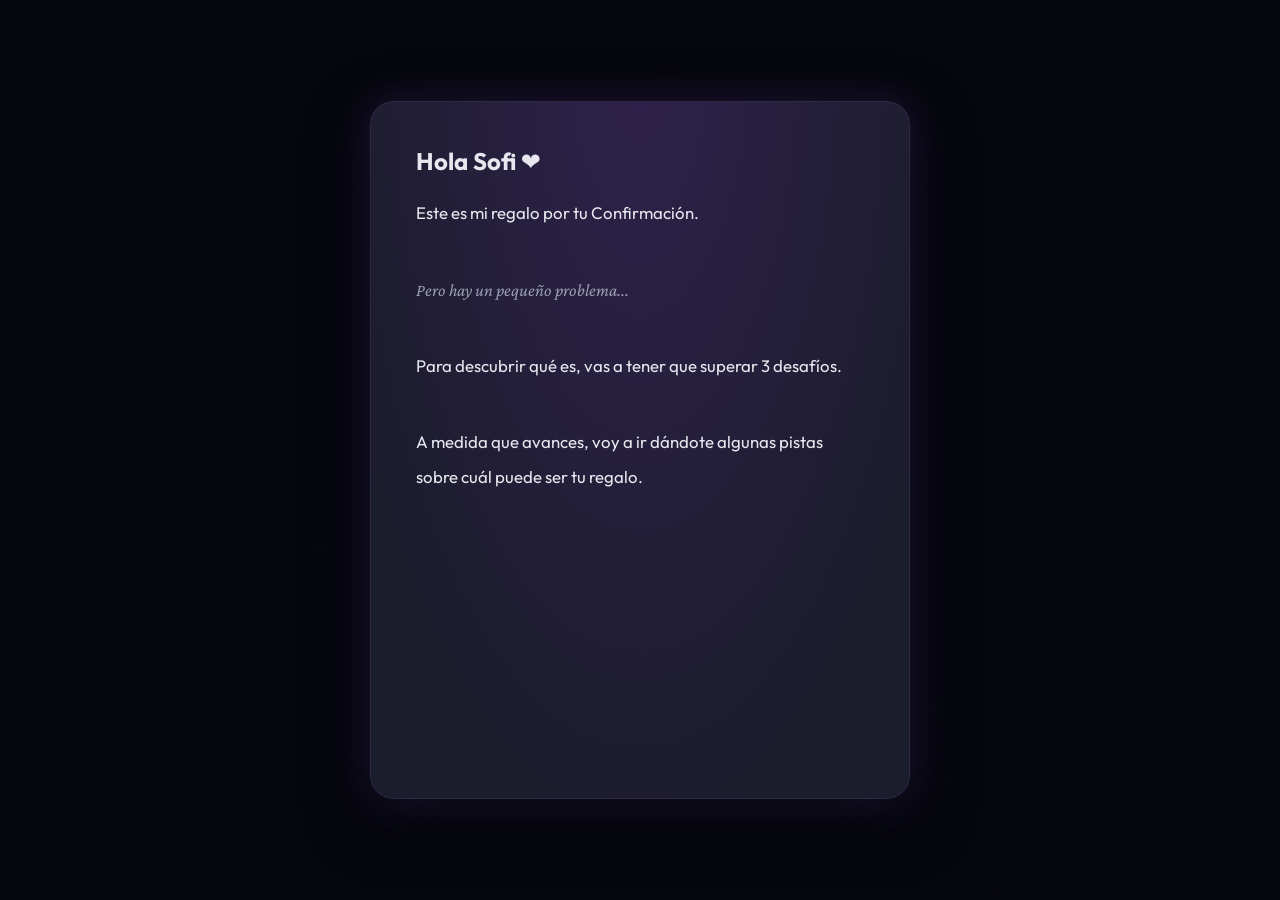
<file: index.html>
<!DOCTYPE html>
<html lang="es">
<head>
  <meta charset="UTF-8" />
  <meta name="viewport" content="width=device-width, initial-scale=1.0" />
  <title>El regalo de Sofi 🎁</title>
  <meta name="description" content="Una aventura interactiva especial para Sofi por su Confirmación." />
  <link rel="preconnect" href="https://fonts.googleapis.com" />
  <link rel="preconnect" href="https://fonts.gstatic.com" crossorigin />
  <link href="https://fonts.googleapis.com/css2?family=Outfit:wght@300;400;600;700;800&family=Crimson+Pro:ital,wght@0,400;0,600;1,400&display=swap" rel="stylesheet" />
  <link rel="stylesheet" href="css/style.css" />
  <script>
    // Evita el parpadeo del modal si la aventura ya inició o se regresa de un juego
    (function() {
      var params = new URLSearchParams(window.location.search);
      var isRestart = params.has('inicio') || params.has('reset');
      if (!isRestart && (sessionStorage.getItem('sofi-adventure-started') === 'true' || document.referrer.indexOf('/games/') !== -1 || params.has('from'))) {
        document.documentElement.classList.add('adventure-started');
      }
    })();
  </script>
</head>
<body>

  <!-- ═══════════════════════════════════════════════════════
       CANVAS: Fondo de partículas animadas
  ═══════════════════════════════════════════════════════ -->
  <canvas id="bg-canvas"></canvas>

  <!-- ═══════════════════════════════════════════════════════
       MODAL: Bienvenida (aparece la primera vez)
  ═══════════════════════════════════════════════════════ -->
  <div id="welcome-overlay" class="overlay" role="dialog" aria-modal="true" aria-labelledby="welcome-title">
    <div id="welcome-modal" class="modal">
      <!-- Destellos decorativos del modal -->
      <div class="modal-glow"></div>
      <div class="modal-sparkles">
        <span class="sparkle" style="--i:0"></span>
        <span class="sparkle" style="--i:1"></span>
        <span class="sparkle" style="--i:2"></span>
        <span class="sparkle" style="--i:3"></span>
        <span class="sparkle" style="--i:4"></span>
      </div>

      <!-- Contenido del mensaje de bienvenida -->
      <div class="modal-content" id="modal-text-container">
        <!-- El texto se inserta y anima desde JS para el efecto de escritura progresiva -->
      </div>

      <!-- Botón para comenzar -->
      <button id="btn-start" class="btn-primary" aria-label="Comenzar la aventura">
        <span class="btn-text">Comenzar aventura</span>
        <span class="btn-arrow">→</span>
      </button>
    </div>
  </div>

  <!-- ═══════════════════════════════════════════════════════
       PANTALLA PRINCIPAL
  ═══════════════════════════════════════════════════════ -->
  <main id="main-screen" class="main-screen hidden" aria-label="Pantalla principal de desafíos">

    <!-- Encabezado -->
    <header class="main-header">
      <div class="header-eyebrow">✨ Una aventura especial</div>
      <h1 class="main-title">Los 3 desafíos<br><span class="title-name">de Sofi</span></h1>
      <p class="main-subtitle">Superá los desafíos, conseguí las pistas y descubrí tu regalo.</p>
    </header>

    <!-- Indicador de progreso global -->
    <div class="progress-container" aria-label="Progreso de la aventura">
      <div class="progress-track">
        <div id="progress-bar" class="progress-bar" style="width: 0%"></div>
      </div>
      <div class="progress-label">
        <span id="progress-text">0 de 3 completados</span>
        <span class="progress-icon">🗝️</span>
      </div>
    </div>

    <!-- Grid de tarjetas de juegos -->
    <section class="games-grid" aria-label="Desafíos disponibles">

      <!-- ── TARJETA 1: Murdoku ── -->
      <article
        id="card-murdoku"
        class="game-card"
        data-game="murdoku"
        data-href="games/murdoku.html"
        role="button"
        tabindex="0"
        aria-label="Desafío Murdoku"
      >
        <div class="card-glow"></div>
        <div class="card-inner">
          <div class="card-icon">🔢</div>
          <div class="card-number">Desafío 1</div>
          <h2 class="card-title">Murdoku</h2>
          <p class="card-description">Un sudoku con un giro mortal. ¿Podés resolverlo?</p>

          <div class="card-status">
            <span class="status-dot"></span>
            <span class="status-text">Pendiente</span>
          </div>

          <div class="card-actions">
            <div class="btn-play-wrapper">
              <span class="btn-play-label">Jugar</span>
              <span class="btn-play-arrow">→</span>
            </div>
            <!-- El botón "Ver pista" se inyecta desde JS solo cuando el juego está completado -->
          </div>
        </div>
      </article>

      <!-- ── TARJETA 2: Crucigrama ── -->
      <article
        id="card-crucigrama"
        class="game-card"
        data-game="crucigrama"
        data-href="games/crucigrama.html"
        role="button"
        tabindex="0"
        aria-label="Desafío Crucigrama"
      >
        <div class="card-glow"></div>
        <div class="card-inner">
          <div class="card-icon">🎵</div>
          <div class="card-number">Desafío 2</div>
          <h2 class="card-title">Crucigrama Musical</h2>
          <p class="card-description">Canciones, artistas y recuerdos. Encontrá las respuestas al ritmo de la música.</p>

          <div class="card-status">
            <span class="status-dot"></span>
            <span class="status-text">Pendiente</span>
          </div>

          <div class="card-actions">
            <div class="btn-play-wrapper">
              <span class="btn-play-label">Jugar</span>
              <span class="btn-play-arrow">→</span>
            </div>
          </div>
        </div>
      </article>

      <!-- ── TARJETA 3: Wordle ── -->
      <article
        id="card-tercerjuego"
        class="game-card"
        data-game="tercerjuego"
        data-href="games/wordle.html"
        role="button"
        tabindex="0"
        aria-label="Desafío Wordle"
      >
        <div class="card-glow"></div>
        <div class="card-inner">
          <div class="card-icon">🟩</div>
          <div class="card-number">Desafío 3</div>
          <h2 class="card-title">Wordle</h2>
          <p class="card-description">Cuatro intentos, nueve letras y una pista final. ¿Podés descubrir la palabra?</p>

          <div class="card-status">
            <span class="status-dot"></span>
            <span class="status-text">Pendiente</span>
          </div>

          <div class="card-actions">
            <div class="btn-play-wrapper">
              <span class="btn-play-label">Jugar</span>
              <span class="btn-play-arrow">→</span>
            </div>
          </div>
        </div>
      </article>

    </section>

    <!-- Sección de recompensa final (oculta hasta completar los 3 juegos) -->
    <section id="reward-section" class="reward-section hidden" aria-live="polite" aria-label="Recompensa final">
      <div class="reward-inner">
        <div class="reward-glow"></div>
        <div class="reward-icon">🎁</div>
        <h2 class="reward-title">¡Lo lograste, Sofi!</h2>
        <p class="reward-subtitle">Superaste los tres desafíos. Tu recompensa te espera...</p>
        <!-- Botón que abre la playlist sorpresa en Spotify -->
        <div id="reward-content" class="reward-content">
          <a
            class="reward-discover-btn"
            href="https://open.spotify.com/playlist/0pamhbxtlta6TWPvwNcxJ2?si=e5gdGKeWRNWzTCQlQnHMDQ&amp;utm_source=native-share-menu&amp;pi=tB8910DqQOSmL"
            target="_blank"
            rel="noopener noreferrer"
          >
            <span>Descubrir</span>
            <span aria-hidden="true">→</span>
          </a>
        </div>
      </div>
    </section>

    <!-- Pie de página decorativo -->
    <footer class="main-footer">
      <div class="footer-links">
        <button id="btn-reopen-welcome" class="footer-btn" type="button" aria-label="Ver mensaje de bienvenida nuevamente">
          💌 Ver mensaje inicial
        </button>
        <span class="footer-sep">•</span>
        <button id="btn-reset-adventure" class="footer-btn footer-btn-reset" type="button" aria-label="Reiniciar la aventura desde el inicio">
          ↺ Reiniciar aventura
        </button>
      </div>
    </footer>

  </main>

  <!-- ═══════════════════════════════════════════════════════
       MODAL GENÉRICO: Para mostrar las pistas
  ═══════════════════════════════════════════════════════ -->
  <div id="clue-overlay" class="overlay hidden" role="dialog" aria-modal="true" aria-labelledby="clue-title">
    <div id="clue-modal" class="modal clue-modal">
      <div class="modal-glow"></div>
      <button id="clue-close" class="clue-close-btn" aria-label="Cerrar pista">✕</button>
      <div class="clue-header">
        <div class="clue-icon">🔍</div>
        <h2 id="clue-title" class="clue-title">Pista</h2>
      </div>
      <div id="clue-body" class="clue-body">
        <!-- El contenido de la pista se inyecta dinámicamente -->
      </div>
    </div>
  </div>

  <script src="js/main.js"></script>
</body>
</html>
</file>
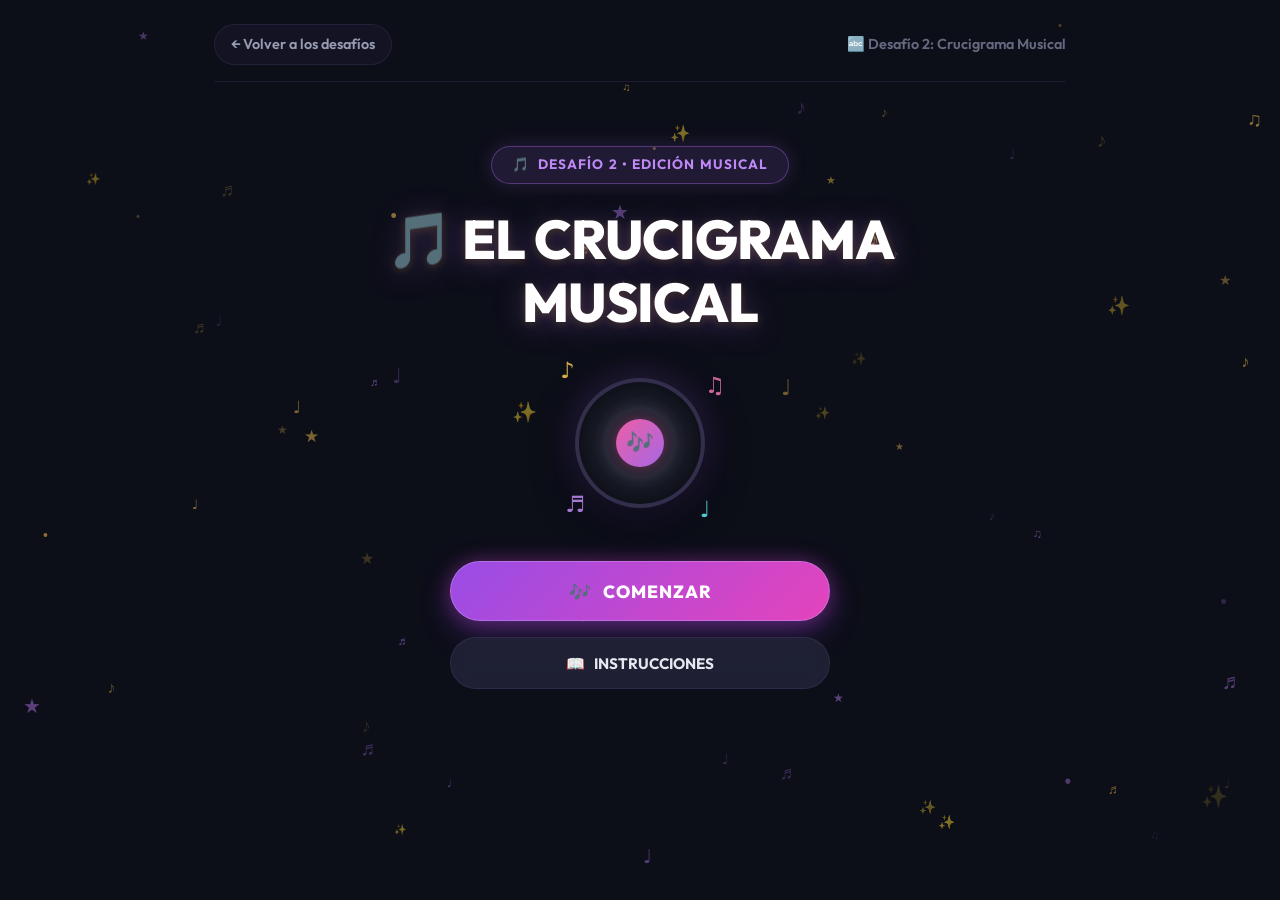
<file: games/crucigrama.html>
<!DOCTYPE html>
<html lang="es">
<head>
  <meta charset="UTF-8" />
  <meta name="viewport" content="width=device-width, initial-scale=1.0" />
  <title>El Crucigrama Musical 🎵 – Desafío 2</title>
  <meta name="description" content="Crucigrama musical interactivo personalizado para Sofi. Canciones, artistas, recuerdos y ritmo." />

  <!-- Google Fonts -->
  <link rel="preconnect" href="https://fonts.googleapis.com" />
  <link rel="preconnect" href="https://fonts.gstatic.com" crossorigin />
  <link href="https://fonts.googleapis.com/css2?family=Outfit:wght@300;400;600;700;800;900&display=swap" rel="stylesheet" />

  <!-- Hojas de estilo del proyecto -->
  <link rel="stylesheet" href="../css/style.css" />
  <link rel="stylesheet" href="../css/game.css" />
  <link rel="stylesheet" href="../css/crucigrama.css" />
</head>
<body class="game-page">

  <!-- Fondo interactivo con notas musicales y partículas estelares -->
  <canvas id="bg-canvas"></canvas>

  <!-- Canvas especial para confeti de victoria -->
  <canvas id="confetti-canvas"></canvas>

  <div class="game-wrapper">
    <!-- ── NAVEGACIÓN SUPERIOR ── -->
    <nav class="game-nav" aria-label="Navegación del juego">
      <a href="../index.html?from=game" class="btn-back" id="btn-back-crucigrama">
        ← Volver a los desafíos
      </a>
      <span class="game-nav-title">🔤 Desafío 2: Crucigrama Musical</span>
    </nav>

    <!-- ── CONTENEDOR PRINCIPAL DEL JUEGO ── -->
    <main class="crucigrama-container">

      <!-- ═══════════════════════════════════════════════════════
           PANTALLA 1: BIENVENIDA
      ═══════════════════════════════════════════════════════ -->
      <section id="screen-welcome" class="crucigrama-screen welcome-hero" aria-label="Pantalla de bienvenida">
        <div class="music-badge">
          <span>🎵</span>
          <span>Desafío 2 • Edición Musical</span>
        </div>

        <h1 class="welcome-title">
          🎵 EL CRUCIGRAMA MUSICAL
        </h1>


        <!-- Ilustración de vinilo giratorio y notas flotantes -->
        <div class="music-vinyl-art">
          <div class="vinyl-disc">
            <div class="vinyl-center">🎶</div>
          </div>
          <div class="floating-notes-container">
            <span class="floating-note note-1">♪</span>
            <span class="floating-note note-2">♫</span>
            <span class="floating-note note-3">♬</span>
            <span class="floating-note note-4">♩</span>
          </div>
        </div>

        <!-- Botones de bienvenida -->
        <div class="welcome-actions">
          <button id="btn-start-game" class="btn-start-primary" type="button">
            <span>🎶</span>
            <span>COMENZAR</span>
          </button>

          <button id="btn-open-instructions" class="btn-instructions-secondary" type="button">
            <span>📖</span>
            <span>INSTRUCCIONES</span>
          </button>
        </div>
      </section>

      <!-- ═══════════════════════════════════════════════════════
           PANTALLA 2: GRILLA Y PISTAS DEL CRUCIGRAMA
      ═══════════════════════════════════════════════════════ -->
      <section id="screen-board" class="crucigrama-screen hidden" aria-label="Tablero del crucigrama">
        <header class="board-header">
          <div class="board-title-row">
            <h2 class="board-title">🎵 El Crucigrama Musical</h2>
          </div>

          <!-- Barra de controles y progreso rápido -->
          <div class="board-controls-bar">
            <div class="progress-pill">
              <span>✍️</span>
              <span id="board-progress-text">0 de 99 letras</span>
            </div>

            <div class="progress-pill">
              <span>🎧</span>
              <span id="board-words-progress">0 / 15 palabras</span>
            </div>

            <button id="btn-sound-toggle" class="board-quick-btn" type="button" title="Activar / Desactivar sonido">
              🔊 Sonido
            </button>

            <button id="btn-rules-quick" class="board-quick-btn" type="button">
              📖 Reglas
            </button>
          </div>
        </header>

        <!-- Barra de pista activa destacada -->
        <div class="active-clue-banner" id="active-clue-banner" aria-live="polite">
          <div class="active-clue-badge" id="active-clue-badge">3 Horizontal</div>
          <div class="active-clue-text" id="active-clue-text">Tu artista favorito (dos palabras).</div>
          <div class="active-clue-length" id="active-clue-length">10 letras</div>
        </div>

        <!-- Banner de advertencias / errores -->
        <div id="board-warning-banner" class="crucigrama-warning-banner hidden" role="alert" aria-live="polite"></div>

        <!-- Contenedor con scroll táctil suave para la grilla clásica -->
        <div class="grid-scroll-wrapper">
          <div id="crucigrama-grid" class="crucigrama-grid" role="grid" aria-label="Grilla interactiva de 20 por 19">
            <!-- Celdas inyectadas dinámicamente desde crucigrama.js -->
          </div>
        </div>

        <!-- Botones de acción del juego -->
        <div class="board-actions">
          <button id="btn-check-solution" class="btn-check-solution" type="button">
            <span>🔍</span>
            <span>COMPROBAR CRUCIGRAMA</span>
          </button>

          <button id="btn-reset-board" class="btn-text-link" type="button">
            ↺ Limpiar mis respuestas
          </button>
        </div>

        <!-- Sección de Pistas: Horizontales y Verticales -->
        <section class="clues-section" aria-label="Lista de pistas del crucigrama">
          <!-- Columna Horizontales -->
          <div class="clues-column">
            <h3 class="clues-column-title">
              <span>➡️ Horizontales</span>
              <span class="count-pill">8 palabras</span>
            </h3>
            <div id="clues-list-across" class="clues-list">
              <!-- Inyectado desde JS -->
            </div>
          </div>

          <!-- Columna Verticales -->
          <div class="clues-column">
            <h3 class="clues-column-title">
              <span>⬇️ Verticales</span>
              <span class="count-pill">7 palabras</span>
            </h3>
            <div id="clues-list-down" class="clues-list">
              <!-- Inyectado desde JS -->
            </div>
          </div>
        </section>
      </section>

      <!-- ═══════════════════════════════════════════════════════
           PANTALLA 3: VICTORIA (RESULTADO FINAL)
      ═══════════════════════════════════════════════════════ -->
      <section id="screen-victory" class="crucigrama-screen hidden" aria-label="Pantalla de victoria">
        <article class="victory-card">
          <div class="victory-badge">
            <span>🎉</span>
            <span>DESAFÍO COMPLETADO</span>
          </div>

          <h2 class="victory-title">¡Crucigrama Musical Resuelto!</h2>

          <!-- Disco de oro animado -->
          <div class="victory-disc-area">
            <div class="victory-disc">🏆</div>
          </div>

          <div class="victory-narrative">
            <h3 class="victory-headline">¡Increíble memoria y oído musical, Sofi! 🎶</h3>
            <p class="victory-detail">
              Descubriste todas las canciones de las previas, los viajes en auto, la bachata y nuestros artistas favoritos.
            </p>
          </div>

          <!-- Volver a la pantalla principal -->
          <div class="reward-unlock-wrapper">
            <button id="btn-return-home" class="btn-reward-unlock" type="button">
              <span>←</span>
              <span>VOLVER AL INICIO</span>
            </button>
          </div>
        </article>
      </section>

    </main>
  </div>

  <!-- ═══════════════════════════════════════════════════════
       MODAL 1: INSTRUCCIONES DEL JUEGO
  ═══════════════════════════════════════════════════════ -->
  <div id="instructions-modal" class="picker-overlay hidden" role="dialog" aria-modal="true" aria-labelledby="instructions-title">
    <div class="picker-card">
      <div class="picker-header">
        <h3 id="instructions-title" class="picker-title">📖 ¿CÓMO SE JUEGA?</h3>
        <button id="btn-close-instructions-x" class="picker-close-btn" aria-label="Cerrar instrucciones">✕</button>
      </div>

      <div style="font-size: 0.95rem; line-height: 1.6; color: var(--text-primary); display: flex; flex-direction: column; gap: 0.9rem;">
        <div style="background: hsla(255, 60%, 70%, 0.08); padding: 0.9rem 1.1rem; border-radius: 12px; border-left: 3px solid var(--accent-purple);">
          <p style="margin-bottom: 0.4rem;">Este es un crucigrama musical.</p>
          <p style="margin-bottom: 0.4rem;">Cada número corresponde a una palabra que tenés que descubrir a partir de una pista.</p>
          <p style="margin-bottom: 0.4rem;">Las palabras pueden estar en horizontal o vertical y se cruzan entre sí.</p>
          <p>Completá todas las palabras y después comprobá tus respuestas.</p>
        </div>

        <div>
          <strong style="color: var(--accent-gold); font-size: 1rem;">Reglas:</strong>
          <ol style="margin: 0.6rem 0 0 1.2rem; display: flex; flex-direction: column; gap: 0.45rem; color: var(--text-secondary); line-height: 1.5;">
            <li>Cada casillero blanco corresponde a una letra.</li>
            <li>Los casilleros negros separan las palabras.</li>
            <li>Los números indican dónde comienza cada palabra.</li>
            <li>Las palabras pueden ser horizontales o verticales.</li>
            <li>Las respuestas se escriben sin espacios ni tildes.</li>
            <li>Podés seleccionar una pista para encontrar rápidamente dónde escribir.</li>
            <li>Cuando hayas completado todas las palabras aparecerá el botón para comprobar el crucigrama.</li>
            <li>Si hay errores, las respuestas incorrectas se marcarán visualmente para que puedas corregirlas.</li>
            <li>Cuando todas las palabras sean correctas, se mostrará la pantalla de victoria.</li>
          </ol>
        </div>
      </div>

      <div style="display: flex; justify-content: center; margin-top: 0.5rem;">
        <button id="btn-close-instructions" class="btn-start-primary" style="padding: 0.75rem 2rem; font-size: 0.95rem;" type="button">
          ← VOLVER
        </button>
      </div>
    </div>
  </div>

  <!-- Scripts del juego -->
  <script src="../js/gamesBridge.js"></script>
  <script src="crucigramaConfig.js"></script>
  <script src="crucigrama.js"></script>
</body>
</html>
</file>
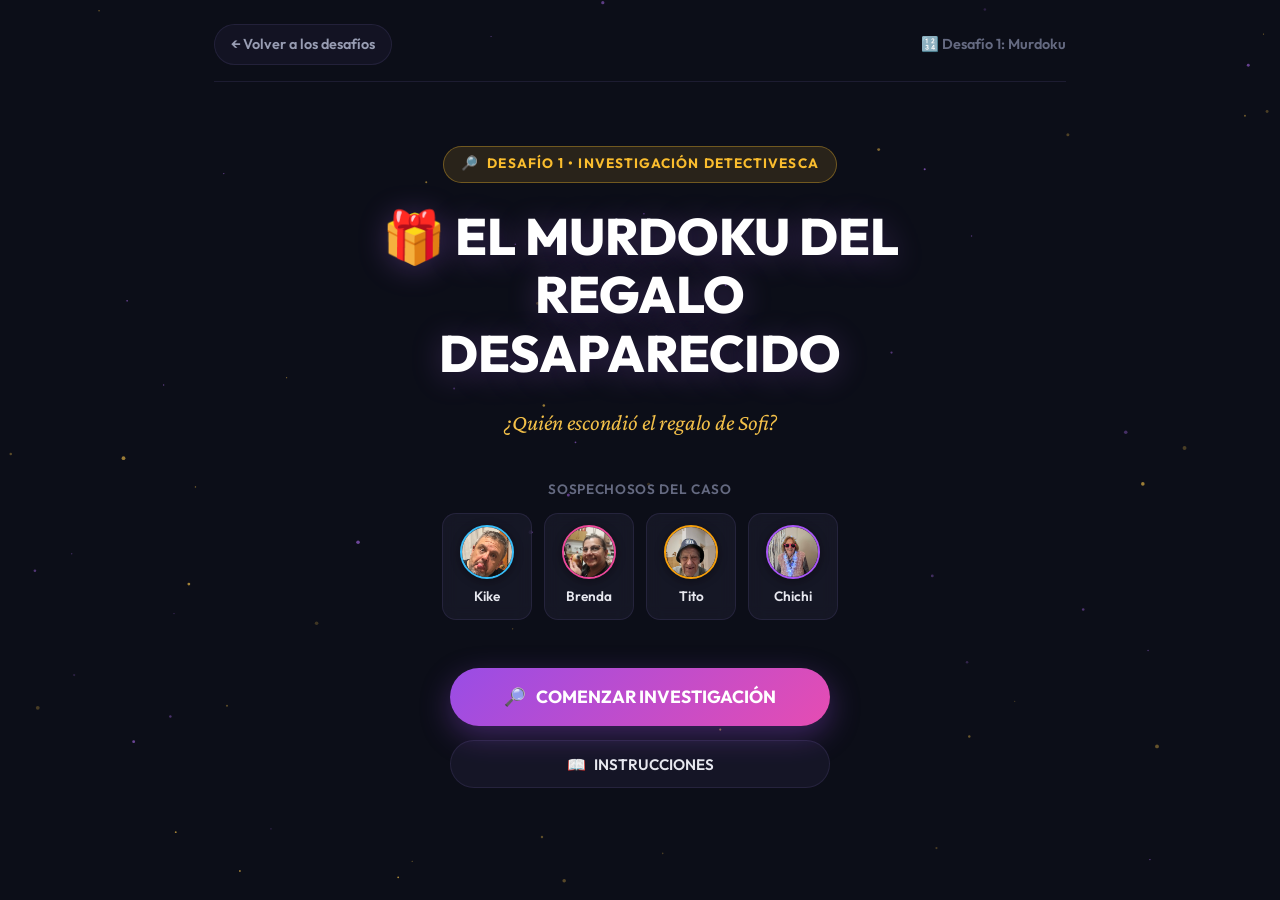
<file: games/murdoku.html>
<!DOCTYPE html>
<html lang="es">
<head>
  <meta charset="UTF-8" />
  <meta name="viewport" content="width=device-width, initial-scale=1.0" />
  <title>Murdoku: El Regalo Desaparecido 🎁🕵️</title>
  <meta name="description" content="Juego interactivo tipo Sudoku de detectives para Sofi. Descubrí quién escondió el regalo." />

  <!-- Google Fonts -->
  <link rel="preconnect" href="https://fonts.googleapis.com" />
  <link rel="preconnect" href="https://fonts.gstatic.com" crossorigin />
  <link href="https://fonts.googleapis.com/css2?family=Outfit:wght@300;400;600;700;800;900&family=Crimson+Pro:ital,wght@0,400;0,600;1,400&display=swap" rel="stylesheet" />

  <!-- Hojas de estilo -->
  <link rel="stylesheet" href="../css/style.css" />
  <link rel="stylesheet" href="../css/game.css" />
  <link rel="stylesheet" href="../css/murdoku.css" />

  <script>
    // Manejo inmediato y robusto de carga de fotografías
    window.handlePhotoError = function (img) {
      if (!img) return;
      var filename = img.getAttribute('data-filename') || (img.src ? img.src.split('/').pop().split('?')[0] : '');
      if (!img.dataset.triedRoot && filename) {
        img.dataset.triedRoot = 'true';
        img.src = '../suspects/' + filename;
        return;
      }
      if (!img.dataset.triedLocal && filename) {
        img.dataset.triedLocal = 'true';
        img.src = 'suspects/' + filename;
        return;
      }
      img.style.display = 'none';
      var fallback = img.parentElement ? img.parentElement.querySelector('.suspect-fallback-avatar, .cell-fallback-avatar, .culprit-fallback') : null;
      if (fallback) fallback.style.display = 'flex';
    };

    window.handlePhotoSuccess = function (img) {
      if (!img) return;
      img.style.display = 'block';
      var fallback = img.parentElement ? img.parentElement.querySelector('.suspect-fallback-avatar, .cell-fallback-avatar, .culprit-fallback') : null;
      if (fallback) fallback.style.display = 'none';
    };
  </script>
</head>
<body class="game-page">

  <!-- Fondo interactivo con partículas estelares -->
  <canvas id="bg-canvas"></canvas>

  <!-- Canvas especial para confeti de victoria -->
  <canvas id="confetti-canvas"></canvas>

  <div class="game-wrapper">
    <!-- ── NAVEGACIÓN SUPERIOR ── -->
    <nav class="game-nav" aria-label="Navegación del juego">
      <a href="../index.html?from=game" class="btn-back" id="btn-back-murdoku">
        ← Volver a los desafíos
      </a>
      <span class="game-nav-title">🔢 Desafío 1: Murdoku</span>
    </nav>

    <!-- ── CONTENEDOR PRINCIPAL DE MURDOKU ── -->
    <main class="murdoku-container">

      <!-- ═══════════════════════════════════════════════════════
           PANTALLA 1: BIENVENIDA
      ═══════════════════════════════════════════════════════ -->
      <section id="screen-welcome" class="murdoku-screen welcome-hero" aria-label="Pantalla de bienvenida">
        <div class="detective-badge">
          <span>🔎</span>
          <span>Desafío 1 • Investigación Detectivesca</span>
        </div>

        <h1 class="welcome-title">
          🎁 EL MURDOKU DEL REGALO DESAPARECIDO
        </h1>

        <p class="welcome-subtitle">
          ¿Quién escondió el regalo de Sofi?
        </p>

        <!-- Galería de los 4 sospechosos -->
        <div class="suspects-preview">
          <span class="suspects-preview-label">Sospechosos del caso</span>
          <div class="suspects-cards-row">
            <!-- Kike -->
            <div class="suspect-preview-card" style="--card-accent: #38bdf8;">
              <div class="avatar-wrapper">
                <img
                  src="suspects/kike.png"
                  data-filename="kike.png"
                  alt="Kike"
                  class="suspect-photo"
                  onload="handlePhotoSuccess(this)"
                  onerror="handlePhotoError(this)"
                />
                <div class="suspect-fallback-avatar" style="display:none;">K</div>
              </div>
              <span class="suspect-preview-name">Kike</span>
            </div>

            <!-- Brenda -->
            <div class="suspect-preview-card" style="--card-accent: #ec4899;">
              <div class="avatar-wrapper">
                <img
                  src="suspects/brenda.png"
                  data-filename="brenda.png"
                  alt="Brenda"
                  class="suspect-photo"
                  onload="handlePhotoSuccess(this)"
                  onerror="handlePhotoError(this)"
                />
                <div class="suspect-fallback-avatar" style="display:none;">B</div>
              </div>
              <span class="suspect-preview-name">Brenda</span>
            </div>

            <!-- Tito -->
            <div class="suspect-preview-card" style="--card-accent: #f59e0b;">
              <div class="avatar-wrapper">
                <img
                  src="suspects/tito.png"
                  data-filename="tito.png"
                  alt="Tito"
                  class="suspect-photo"
                  onload="handlePhotoSuccess(this)"
                  onerror="handlePhotoError(this)"
                />
                <div class="suspect-fallback-avatar" style="display:none;">T</div>
              </div>
              <span class="suspect-preview-name">Tito</span>
            </div>

            <!-- Chichi -->
            <div class="suspect-preview-card" style="--card-accent: #a855f7;">
              <div class="avatar-wrapper">
                <img
                  src="suspects/chichi.png"
                  data-filename="chichi.png"
                  alt="Chichi"
                  class="suspect-photo"
                  onload="handlePhotoSuccess(this)"
                  onerror="handlePhotoError(this)"
                />
                <div class="suspect-fallback-avatar" style="display:none;">C</div>
              </div>
              <span class="suspect-preview-name">Chichi</span>
            </div>
          </div>
        </div>

        <!-- Botones de bienvenida -->
        <div class="welcome-actions">
          <button id="btn-start-investigation" class="btn-investigate-primary" type="button">
            <span>🔎</span>
            <span>COMENZAR INVESTIGACIÓN</span>
          </button>

          <button id="btn-open-instructions" class="btn-instructions-secondary" type="button">
            <span>📖</span>
            <span>INSTRUCCIONES</span>
          </button>
        </div>
      </section>

      <!-- ═══════════════════════════════════════════════════════
           PANTALLA 2: NARRATIVA DEL CASO
      ═══════════════════════════════════════════════════════ -->
      <section id="screen-narrative" class="murdoku-screen hidden" aria-label="Introducción narrativa del caso">
        <article class="case-dossier">
          <header class="dossier-header">
            <span class="dossier-tag">Expediente confidencial</span>
            <h2 class="dossier-title">🔎 EL CASO DEL REGALO DESAPARECIDO</h2>
          </header>

          <div class="dossier-body">
            <p>Era la Confirmación de Sofi.</p>
            <p>Todo estaba preparado: comida, música, familia y, sobre todo, el regalo que Sofi llevaba días esperando.</p>
            <p>Pero justo antes de entregárselo...</p>
            <p class="dossier-alert">EL REGALO DESAPARECIÓ.</p>
            <p>Solamente cuatro personas estuvieron cerca del lugar donde estaba guardado:</p>
            <div class="dossier-suspects-highlight">
              <strong>Kike, Brenda, Tito y Chichi.</strong>
            </div>
            <p>Todos aseguran no saber nada.</p>
            <p>Pero alguien está mintiendo.</p>
            <p>Tu misión es resolver el Murdoku, reconstruir las pistas y descubrir quién escondió el regalo de Sofi.</p>
            <p class="dossier-luck">Buena suerte, detective. 🕵️</p>
          </div>

          <div class="dossier-actions">
            <button id="btn-investigate-case" class="btn-investigate-primary" type="button">
              <span>🔍</span>
              <span>INVESTIGAR EL CASO</span>
            </button>
          </div>
        </article>
      </section>

      <!-- ═══════════════════════════════════════════════════════
           PANTALLA 3: TABLERO DEL MURDOKU
      ═══════════════════════════════════════════════════════ -->
      <section id="screen-board" class="murdoku-screen hidden" aria-label="Tablero interactivo del juego">
        <header class="board-header">
          <h2 class="board-title">Tablero de Investigación</h2>
          <p class="board-subtitle">Completá el tablero 4×4 sin repetir sospechosos en filas, columnas o cuadrantes 2×2.</p>
          <div class="board-quick-controls">
            <button id="btn-instructions-board" class="btn-mini-rule" type="button">
              📖 Recordar reglas
            </button>
          </div>
        </header>

        <!-- Banner de advertencias y errores en tiempo real -->
        <div id="board-warning-banner" class="warning-banner hidden" role="alert" aria-live="polite"></div>

        <!-- Cuadrícula 4x4 (dividida en 4 cuadrantes 2x2) -->
        <div class="murdoku-grid-wrapper">
          <div id="murdoku-board" class="murdoku-board" role="grid" aria-label="Tablero Murdoku de 4 por 4">
            <!-- Las 16 celdas se inyectan dinámicamente desde murdoku.js -->
          </div>
        </div>

        <!-- Acciones del tablero -->
        <div class="board-actions">
          <button id="btn-check-solution" class="btn-check-solution" type="button">
            <span>🔍</span>
            <span>COMPROBAR SOLUCIÓN</span>
          </button>

          <div class="board-secondary-actions">
            <button id="btn-reset-board" class="btn-text-link" type="button">
              ↺ Limpiar mis respuestas
            </button>
          </div>
        </div>
      </section>

      <!-- ═══════════════════════════════════════════════════════
           PANTALLA 4: RESULTADO FINAL (CASO CERRADO & CULPABLE)
      ═══════════════════════════════════════════════════════ -->
      <section id="screen-solved" class="murdoku-screen hidden" aria-label="Caso cerrado y culpable identificado">
        <article class="case-closed-card">
          <div class="closed-header-badge">
            <span>🚨</span>
            <span>CASO CERRADO</span>
          </div>

          <h2 class="closed-main-title">¡Misterio Resuelto!</h2>

          <!-- Retrato de Tito con luz de detective y sello -->
          <div class="culprit-portrait-area">
            <div class="culprit-spotlight"></div>
            <div class="culprit-frame">
              <img
                id="culprit-photo"
                src="suspects/tito.png"
                data-filename="tito.png"
                alt="Tito"
                class="culprit-photo"
                onload="handlePhotoSuccess(this)"
                onerror="handlePhotoError(this)"
              />
              <div class="culprit-fallback" style="display:none;">
                <span class="culprit-fallback-emoji">😈</span>
                <span class="culprit-fallback-name">Tito</span>
              </div>
            </div>
            <div class="culprit-stamp">¡CULPABLE!</div>
          </div>

          <div class="culprit-identity-tag">
            SOSPECHOSO IDENTIFICADO
          </div>

          <!-- Mensaje exacto requerido por el usuario -->
          <div class="closed-narrative">
            <h3 class="closed-headline">Caso cerrado. 🔎</h3>
            <p class="closed-subheadline">Tito escondió el regalo de Sofi.</p>
          </div>

          <!-- Volver a la pantalla principal -->
          <div class="reward-unlock-wrapper">
            <button id="btn-return-home" class="btn-reward-unlock unlocked" type="button">
              <span>←</span>
              <span>VOLVER AL INICIO</span>
            </button>
          </div>
        </article>
      </section>

    </main>
  </div>

  <!-- ═══════════════════════════════════════════════════════
       MODAL 1: INSTRUCCIONES DEL JUEGO
  ═══════════════════════════════════════════════════════ -->
  <div id="instructions-modal" class="picker-overlay hidden" role="dialog" aria-modal="true" aria-labelledby="instructions-title">
    <div class="picker-card" style="max-width: 540px;">
      <div class="picker-header">
        <h3 id="instructions-title" class="picker-title">📖 ¿CÓMO SE JUEGA?</h3>
        <button id="btn-close-instructions-x" class="picker-close-btn" onclick="document.getElementById('instructions-modal').classList.add('hidden')" aria-label="Cerrar instrucciones">✕</button>
      </div>

      <div style="font-size: 0.95rem; line-height: 1.6; color: var(--text-primary); display: flex; flex-direction: column; gap: 0.9rem;">
        <p>
          Este juego funciona como un Sudoku, pero en lugar de números vas a utilizar a los cuatro sospechosos.
        </p>

        <div>
          <strong style="color: var(--accent-gold);">Los sospechosos son:</strong>
          <ul style="margin: 0.5rem 0 0 1.2rem; color: var(--text-secondary);">
            <li><strong>Kike</strong></li>
            <li><strong>Brenda</strong></li>
            <li><strong>Tito</strong></li>
            <li><strong>Chichi</strong></li>
          </ul>
        </div>

        <div>
          <strong style="color: var(--accent-violet);">Reglas:</strong>
          <ol style="margin: 0.5rem 0 0 1.2rem; display: flex; flex-direction: column; gap: 0.4rem; color: var(--text-secondary);">
            <li>El tablero es de <strong>4 × 4</strong>.</li>
            <li>Cada fila debe contener a los cuatro sospechosos exactamente una vez.</li>
            <li>Cada columna debe contener a los cuatro sospechosos exactamente una vez.</li>
            <li>Cada cuadrante de <strong>2 × 2</strong> debe contener también a los cuatro sospechosos exactamente una vez.</li>
            <li>Las casillas que ya están colocadas son pistas y no pueden modificarse.</li>
            <li>Para completar el caso tenés que resolver correctamente todo el tablero.</li>
            <li>Cuando el tablero esté completo, se revelará el resultado de la investigación.</li>
          </ol>
        </div>
      </div>

      <div class="picker-actions" style="justify-content: center;">
        <button id="btn-close-instructions" class="btn-investigate-primary" style="padding: 0.75rem 1.8rem; font-size: 0.95rem;" type="button">
          ← VOLVER AL CASO
        </button>
      </div>
    </div>
  </div>

  <!-- ═══════════════════════════════════════════════════════
       MODAL 2: SELECTOR DE SOSPECHOSOS
  ═══════════════════════════════════════════════════════ -->
  <div id="suspect-picker-modal" class="picker-overlay hidden" role="dialog" aria-modal="true" aria-labelledby="picker-cell-title">
    <div class="picker-card">
      <div class="picker-header">
        <h3 id="picker-cell-title" class="picker-title">Elegir sospechoso</h3>
        <button id="btn-close-picker" class="picker-close-btn" aria-label="Cerrar selector">✕</button>
      </div>

      <!-- Cuadrícula con las 4 tarjetas de sospechosos -->
      <div class="picker-suspects-grid">
        <!-- Kike -->
        <button class="picker-option" data-suspect="kike" style="--suspect-color: #38bdf8;" type="button">
          <div class="picker-avatar">
            <img
              src="suspects/kike.png"
              data-filename="kike.png"
              alt="Kike"
              class="suspect-photo"
              onload="handlePhotoSuccess(this)"
              onerror="handlePhotoError(this)"
            />
            <div class="suspect-fallback-avatar" style="display:none;">K</div>
          </div>
          <span class="picker-option-name">Kike</span>
          <span class="picker-option-alias">El tío Kike</span>
        </button>

        <!-- Brenda -->
        <button class="picker-option" data-suspect="brenda" style="--suspect-color: #ec4899;" type="button">
          <div class="picker-avatar">
            <img
              src="suspects/brenda.png"
              data-filename="brenda.png"
              alt="Brenda"
              class="suspect-photo"
              onload="handlePhotoSuccess(this)"
              onerror="handlePhotoError(this)"
            />
            <div class="suspect-fallback-avatar" style="display:none;">B</div>
          </div>
          <span class="picker-option-name">Brenda</span>
          <span class="picker-option-alias">Brenda</span>
        </button>

        <!-- Tito -->
        <button class="picker-option" data-suspect="tito" style="--suspect-color: #f59e0b;" type="button">
          <div class="picker-avatar">
            <img
              src="suspects/tito.png"
              data-filename="tito.png"
              alt="Tito"
              class="suspect-photo"
              onload="handlePhotoSuccess(this)"
              onerror="handlePhotoError(this)"
            />
            <div class="suspect-fallback-avatar" style="display:none;">T</div>
          </div>
          <span class="picker-option-name">Tito</span>
          <span class="picker-option-alias">Tito</span>
        </button>

        <!-- Chichi -->
        <button class="picker-option" data-suspect="chichi" style="--suspect-color: #a855f7;" type="button">
          <div class="picker-avatar">
            <img
              src="suspects/chichi.png"
              data-filename="chichi.png"
              alt="Chichi"
              class="suspect-photo"
              onload="handlePhotoSuccess(this)"
              onerror="handlePhotoError(this)"
            />
            <div class="suspect-fallback-avatar" style="display:none;">C</div>
          </div>
          <span class="picker-option-name">Chichi</span>
          <span class="picker-option-alias">Chichi</span>
        </button>
      </div>

      <div class="picker-actions">
        <button id="btn-picker-clear" class="btn-picker-clear" type="button" style="display:none;">
          ✕ Quitar sospechoso
        </button>
      </div>
    </div>
  </div>

  <!-- Scripts -->
  <script src="../js/gamesBridge.js"></script>
  <script src="murdokuConfig.js"></script>
  <script src="murdoku.js"></script>

  <!-- Partículas de fondo estilo canvas -->
  <script>
    (function () {
      const canvas = document.getElementById('bg-canvas');
      if (!canvas) return;
      const ctx = canvas.getContext('2d');
      let particles = [];

      function resize() {
        canvas.width = window.innerWidth;
        canvas.height = window.innerHeight;
      }
      window.addEventListener('resize', resize);
      resize();

      function createParticles() {
        particles = [];
        const count = Math.floor((canvas.width * canvas.height) / 16000);
        for (let i = 0; i < count; i++) {
          particles.push({
            x: Math.random() * canvas.width,
            y: Math.random() * canvas.height,
            r: Math.random() * 1.5 + 0.5,
            alpha: Math.random() * 0.5 + 0.2,
            speed: Math.random() * 0.3 + 0.1,
            color: Math.random() > 0.5 ? '270, 70%, 65%' : '42, 88%, 62%'
          });
        }
      }
      createParticles();

      function animate() {
        ctx.clearRect(0, 0, canvas.width, canvas.height);
        particles.forEach(p => {
          p.y -= p.speed;
          if (p.y < 0) {
            p.y = canvas.height;
            p.x = Math.random() * canvas.width;
          }
          ctx.beginPath();
          ctx.arc(p.x, p.y, p.r, 0, Math.PI * 2);
          ctx.fillStyle = `hsla(${p.color}, ${p.alpha})`;
          ctx.fill();
        });
        requestAnimationFrame(animate);
      }
      animate();
    })();
  </script>
</body>
</html>
</file>
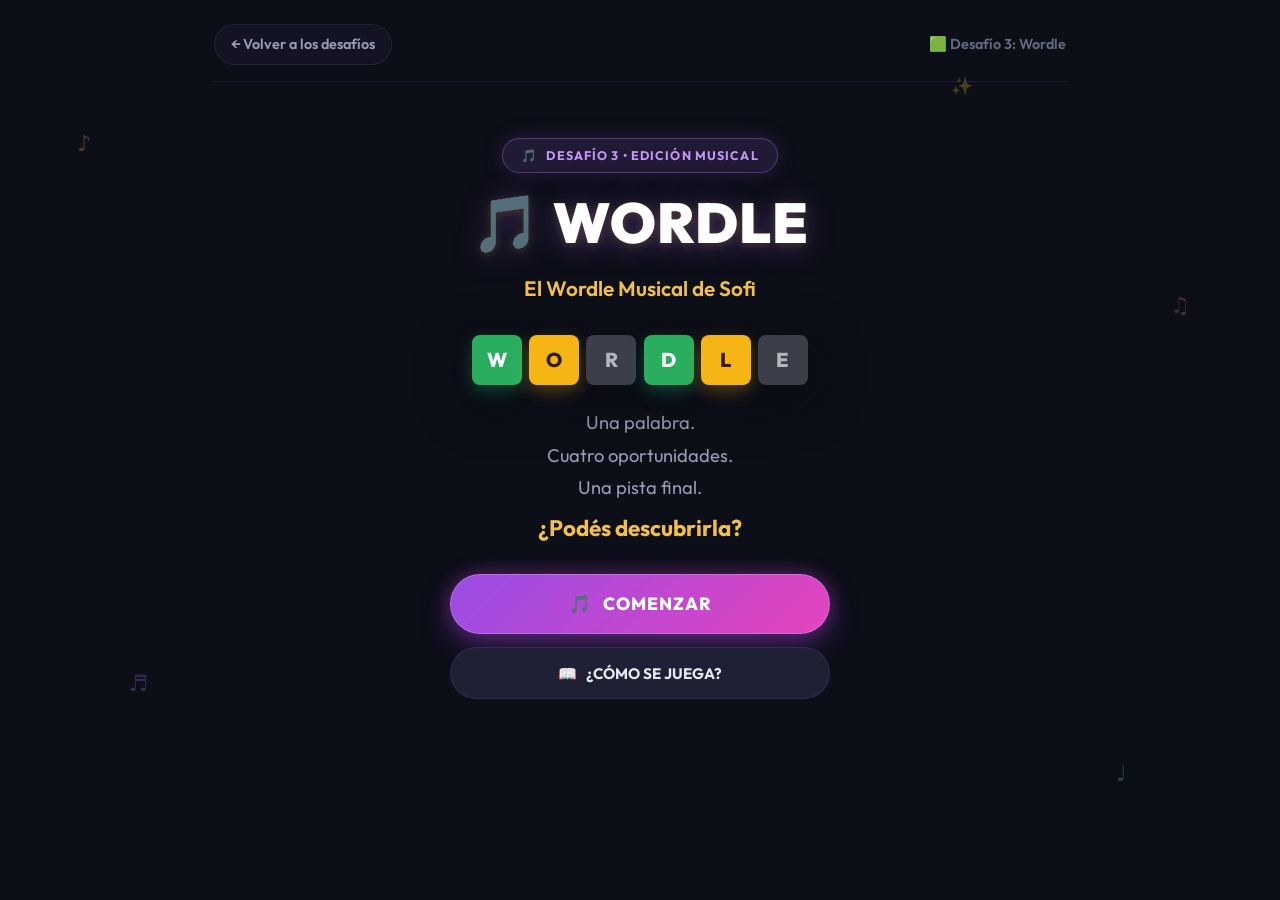
<file: games/wordle.html>
<!DOCTYPE html>
<html lang="es">
<head>
  <meta charset="UTF-8" />
  <meta name="viewport" content="width=device-width, initial-scale=1.0, viewport-fit=cover" />
  <title>Wordle Musical 🎵 – Desafío 3</title>
  <meta name="description" content="Wordle musical personalizado para Sofi: nueve letras, cuatro oportunidades y una pista final." />

  <!-- Google Fonts -->
  <link rel="preconnect" href="https://fonts.googleapis.com" />
  <link rel="preconnect" href="https://fonts.gstatic.com" crossorigin />
  <link href="https://fonts.googleapis.com/css2?family=Outfit:wght@300;400;600;700;800;900&display=swap" rel="stylesheet" />

  <!-- Hojas de estilo del proyecto -->
  <link rel="stylesheet" href="../css/style.css" />
  <link rel="stylesheet" href="../css/game.css" />
  <link rel="stylesheet" href="../css/wordle.css" />
</head>
<body class="game-page wordle-page">

  <!-- Fondo decorativo -->
  <canvas id="bg-canvas" aria-hidden="true"></canvas>
  <canvas id="wordle-confetti" aria-hidden="true"></canvas>
  <div class="wordle-notes" aria-hidden="true">
    <span class="wordle-note wn-1">♪</span>
    <span class="wordle-note wn-2">♫</span>
    <span class="wordle-note wn-3">♬</span>
    <span class="wordle-note wn-4">♩</span>
    <span class="wordle-note wn-5">✨</span>
  </div>

  <div class="game-wrapper wordle-wrapper">
    <!-- ── NAVEGACIÓN SUPERIOR ── -->
    <nav class="game-nav" aria-label="Navegación del juego">
      <a href="../index.html?from=game" class="btn-back">← Volver a los desafíos</a>
      <span class="game-nav-title">🟩 Desafío 3: Wordle</span>
    </nav>

    <main class="wordle-container">

      <!-- ═══════════════════════════════════════════════════════
           PANTALLA 1: BIENVENIDA
      ═══════════════════════════════════════════════════════ -->
      <section id="screen-home" class="wordle-screen wordle-home" aria-label="Pantalla de bienvenida">
        <div class="wordle-badge">
          <span>🎵</span>
          <span>Desafío 3 • Edición Musical</span>
        </div>

        <h1 class="wordle-title">🎵 WORDLE</h1>
        <p class="wordle-subtitle">El Wordle Musical de Sofi</p>

        <!-- Mini tablero decorativo -->
        <div class="wordle-mini-board" aria-hidden="true">
          <span class="mini-tile correct">W</span>
          <span class="mini-tile present">O</span>
          <span class="mini-tile absent">R</span>
          <span class="mini-tile correct">D</span>
          <span class="mini-tile present">L</span>
          <span class="mini-tile absent">E</span>
        </div>

        <div class="wordle-home-text">
          <p>Una palabra.</p>
          <p>Cuatro oportunidades.</p>
          <p>Una pista final.</p>
          <p class="wordle-highlight">¿Podés descubrirla?</p>
        </div>

        <div class="wordle-actions">
          <button id="btn-start" class="btn-start-primary" type="button">
            <span>🎵</span>
            <span>COMENZAR</span>
          </button>

          <button id="btn-instructions" class="btn-instructions-secondary" type="button">
            <span>📖</span>
            <span>¿CÓMO SE JUEGA?</span>
          </button>
        </div>
      </section>

      <!-- ═══════════════════════════════════════════════════════
           PANTALLA 2: PRESENTACIÓN
      ═══════════════════════════════════════════════════════ -->
      <section id="screen-intro" class="wordle-screen wordle-intro hidden" aria-label="Presentación del juego">
        <div class="wordle-intro-card">
          <div class="wordle-badge">
            <span>🎶</span>
            <span>ANTES DE EMPEZAR</span>
          </div>

          <h2 class="wordle-intro-title">🎶 UNA PALABRA TE ESTÁ ESPERANDO</h2>

          <div class="wordle-intro-text">
            <p>Este juego funciona como un Wordle, pero tiene algo diferente.</p>
            <p>
              Tenés solamente <strong>4 oportunidades</strong> para descubrir
              una palabra de <strong>9 letras</strong>.
            </p>
            <p>Cada intento te va a dar pistas.</p>

            <ul class="wordle-legend">
              <li><span class="legend-tile absent" aria-hidden="true">A</span> Las letras grises no están.</li>
              <li><span class="legend-tile present" aria-hidden="true">B</span> Las amarillas están, pero en otro lugar.</li>
              <li><span class="legend-tile correct" aria-hidden="true">C</span> Las verdes están exactamente donde tienen que estar.</li>
            </ul>

            <p>Y cuando descubras la palabra...</p>
            <p class="wordle-highlight">la palabra final será la pista. ❤️</p>
            <p>Pensá bien cada intento.</p>
            <p class="wordle-highlight">¿Listo para descubrirla?</p>
          </div>

          <div class="wordle-actions">
            <button id="btn-intro-start" class="btn-start-primary" type="button">
              <span>🎵</span>
              <span>EMPEZAR</span>
            </button>
            <button id="btn-intro-back" class="btn-instructions-secondary" type="button">
              <span>←</span>
              <span>VOLVER</span>
            </button>
          </div>
        </div>
      </section>

      <!-- ═══════════════════════════════════════════════════════
           PANTALLA 3: JUEGO
      ═══════════════════════════════════════════════════════ -->
      <section id="screen-game" class="wordle-screen wordle-game hidden" aria-label="Tablero de Wordle">
        <header class="wordle-game-header">
          <h2 class="wordle-game-title">🎵 Wordle</h2>
          <div class="wordle-game-meta">
            <span id="wordle-attempts" class="wordle-pill">Intento 1 de 4</span>
            <button id="btn-game-instructions" class="btn-game-rules" type="button">📖 Reglas</button>
            <button id="btn-game-reset" class="btn-game-rules btn-game-reset" type="button" title="Reiniciar juego" aria-label="Reiniciar juego">🔄 <span class="reset-label">Reiniciar</span></button>
          </div>
        </header>

        <div id="wordle-toast" class="wordle-toast" role="status" aria-live="polite"></div>

        <div id="wordle-board" class="wordle-board" role="grid" aria-label="Tablero de Wordle, 4 filas de 9 letras">
          <!-- Celdas inyectadas desde wordle.js -->
        </div>

        <p class="wordle-hint">
          Escribí con tu teclado o tocá las letras de abajo.
        </p>

        <div id="wordle-keyboard" class="wordle-keyboard" role="group" aria-label="Teclado virtual">
          <!-- Teclas inyectadas desde wordle.js -->
        </div>

        <!-- Input invisible para habilitar el teclado nativo en mobile -->
        <input
          id="wordle-native-input"
          class="wordle-native-input"
          type="text"
          inputmode="text"
          autocomplete="off"
          autocorrect="off"
          autocapitalize="characters"
          spellcheck="false"
          aria-label="Escribir letras"
        />
      </section>

      <!-- ═══════════════════════════════════════════════════════
           PANTALLA 4: VICTORIA
      ═══════════════════════════════════════════════════════ -->
      <section id="screen-victory" class="wordle-screen wordle-victory hidden" aria-label="Pantalla de victoria">
        <article class="wordle-result-card">
          <div class="wordle-result-badge">
            <span>🎉</span>
            <span>DESAFÍO COMPLETADO</span>
          </div>

          <h2 class="wordle-result-title">🎉 ¡LO ENCONTRASTE! 🎉</h2>

          <p class="wordle-result-lead">La palabra final era:</p>
          <div id="victory-word" class="wordle-result-word" aria-label="Palabra descubierta"></div>

          <p id="victory-attempts" class="wordle-result-meta"></p>

          <p class="wordle-result-follow">Pero esto recién empieza... ❤️</p>
          <p class="wordle-result-detail">
            Guardá esta palabra. No es solo una palabra: es la pista de lo que viene.
          </p>

          <button id="btn-open-reward" class="btn-reward-unlock" type="button">
            <span>🎁</span>
            <span>ABRIR RECOMPENSA</span>
          </button>

          <button id="btn-victory-reset" class="btn-instructions-secondary btn-victory-reset" type="button">
            <span>🔄</span>
            <span>JUGAR DE NUEVO</span>
          </button>
        </article>
      </section>

      <!-- ═══════════════════════════════════════════════════════
           PANTALLA 5: DERROTA
      ═══════════════════════════════════════════════════════ -->
      <section id="screen-gameover" class="wordle-screen wordle-gameover hidden" aria-label="Pantalla de derrota">
        <article class="wordle-result-card wordle-loss-card">
          <div class="wordle-result-badge wordle-loss-badge">
            <span>🎧</span>
            <span>SIN INTENTOS</span>
          </div>

          <h2 class="wordle-result-title">😅 SE AGOTARON LOS INTENTOS</h2>

          <p class="wordle-result-detail">
            No pasa nada. La pista sigue en juego... ¿querés volver a intentarlo? ❤️
          </p>

          <button id="btn-restart" class="btn-reward-unlock btn-restart" type="button">
            <span>🔄</span>
            <span>REINICIAR INTENTO</span>
          </button>

          <a href="../index.html?from=game" class="wordle-text-link">← Volver a los desafíos</a>
        </article>
      </section>

    </main>
  </div>

  <!-- ═══════════════════════════════════════════════════════
       MODAL: INSTRUCCIONES
  ═══════════════════════════════════════════════════════ -->
  <div id="instructions-modal" class="wordle-modal-overlay hidden" role="dialog" aria-modal="true" aria-labelledby="instructions-title">
    <div class="wordle-modal-card">
      <div class="wordle-modal-header">
        <h3 id="instructions-title" class="wordle-modal-title">🎵 ¿CÓMO SE JUEGA?</h3>
        <button id="btn-close-instructions-x" class="wordle-modal-close" type="button" aria-label="Cerrar instrucciones">✕</button>
      </div>

      <div class="wordle-instructions-body">
        <p>Tenés <strong>4 oportunidades</strong> para descubrir una palabra de <strong>9 letras</strong>.</p>
        <p>Escribí una palabra y presioná <strong>ENTER</strong>.</p>

        <ul class="wordle-legend">
          <li><span class="legend-tile correct" aria-hidden="true">V</span> <strong>VERDE:</strong> la letra está y está en el lugar correcto.</li>
          <li><span class="legend-tile present" aria-hidden="true">A</span> <strong>AMARILLO:</strong> la letra está, pero en otro lugar.</li>
          <li><span class="legend-tile absent" aria-hidden="true">G</span> <strong>GRIS:</strong> la letra no forma parte de la palabra.</li>
        </ul>

        <p>La palabra final será la pista.</p>
        <p>Pensá bien cada intento. ❤️</p>
      </div>

      <button id="btn-close-instructions" class="btn-start-primary btn-modal-back" type="button">
        ← VOLVER
      </button>
    </div>
  </div>

  <!-- ═══════════════════════════════════════════════════════
       MODAL: RECOMPENSA
  ═══════════════════════════════════════════════════════ -->
  <div id="reward-modal" class="wordle-modal-overlay hidden" role="dialog" aria-modal="true" aria-labelledby="reward-title">
    <div class="wordle-modal-card wordle-reward-card">
      <div class="wordle-reward-icon">🎁</div>
      <h3 id="reward-title" class="wordle-modal-title">La palabra era la pista</h3>

      <p class="wordle-reward-lead">
        Descubriste la palabra que abre lo que viene:
        <strong id="reward-word" class="wordle-reward-word"></strong>
      </p>

      <p class="wordle-reward-text">
        Guardala bien, porque no es solo una palabra: es la pista de tu recompensa final.
      </p>

      <div class="wordle-reward-clue">
        <strong>Pista desbloqueada:</strong>
        <span id="reward-clue"></span>
      </div>

      <button id="btn-return-adventure" class="btn-return-adventure" type="button">
        ← Volver a la aventura con el desafío completado
      </button>
    </div>
  </div>

  <!-- ═══════════════════════════════════════════════════════
       MODAL: CONFIRMAR REINICIO
  ═══════════════════════════════════════════════════════ -->
  <div id="reset-modal" class="wordle-modal-overlay hidden" role="dialog" aria-modal="true" aria-labelledby="reset-title">
    <div class="wordle-modal-card wordle-reset-card">
      <h3 id="reset-title" class="wordle-modal-title">🔄 ¿Reiniciar el intento?</h3>
      <p class="wordle-reset-text">
        Se va a borrar el progreso de este juego y vas a empezar de cero. ¿Querés continuar?
      </p>
      <div class="wordle-reset-actions">
        <button id="btn-reset-cancel" class="btn-instructions-secondary" type="button">Cancelar</button>
        <button id="btn-reset-confirm" class="btn-start-primary btn-reset-confirm" type="button">Sí, reiniciar</button>
      </div>
    </div>
  </div>

  <!-- Scripts del juego -->
  <script src="../js/gamesBridge.js"></script>
  <script src="wordleConfig.js"></script>
  <script src="wordleLogic.js"></script>
  <script src="wordle.js"></script>
</body>
</html>
</file>
<file: css/style.css>
/* ═══════════════════════════════════════════════════════════════
   style.css  –  El regalo de Sofi
   Estética: aventura / misterio / elegancia
   Paleta: deep navy + violeta / magenta + dorado suave
═══════════════════════════════════════════════════════════════ */

/* ─── 0. RESET & BASE ─────────────────────────────────────── */
*, *::before, *::after {
  box-sizing: border-box;
  margin: 0;
  padding: 0;
}

:root {
  /* Paleta principal */
  --bg-deep:        hsl(232, 32%, 7%);
  --bg-mid:         hsl(236, 28%, 11%);
  --bg-card:        hsl(236, 24%, 14%);
  --bg-card-hover:  hsl(248, 28%, 18%);

  /* Acentos */
  --accent-purple:  hsl(270, 70%, 65%);
  --accent-violet:  hsl(255, 75%, 70%);
  --accent-pink:    hsl(320, 72%, 65%);
  --accent-gold:    hsl(42,  88%, 62%);
  --accent-teal:    hsl(180, 60%, 55%);

  /* Estado completado */
  --green-glow:     hsl(145, 65%, 45%);
  --green-soft:     hsl(145, 50%, 30%);
  --green-text:     hsl(145, 60%, 70%);

  /* Texto */
  --text-primary:   hsl(230, 20%, 92%);
  --text-secondary: hsl(230, 15%, 65%);
  --text-muted:     hsl(230, 12%, 45%);

  /* Bordes y sombras */
  --border-subtle:  hsla(255, 60%, 70%, 0.12);
  --border-active:  hsla(255, 70%, 70%, 0.45);
  --shadow-card:    0 20px 60px hsla(232, 50%, 4%, 0.6);
  --shadow-glow:    0 0 40px hsla(270, 70%, 65%, 0.2);

  /* Tipografía */
  --font-body:      'Outfit', system-ui, sans-serif;
  --font-serif:     'Crimson Pro', Georgia, serif;

  /* Transiciones */
  --ease-smooth:    cubic-bezier(0.4, 0, 0.2, 1);
  --ease-bounce:    cubic-bezier(0.34, 1.56, 0.64, 1);
  --ease-out-expo:  cubic-bezier(0.16, 1, 0.3, 1);

  /* Layout */
  --max-width: 1100px;
  --card-radius: 20px;
}

html {
  scroll-behavior: smooth;
}

body {
  font-family: var(--font-body);
  background: var(--bg-deep);
  color: var(--text-primary);
  min-height: 100dvh;
  overflow-x: hidden;
  line-height: 1.6;
}

/* ─── 1. CANVAS DE FONDO ───────────────────────────────────── */
#bg-canvas {
  position: fixed;
  inset: 0;
  z-index: 0;
  pointer-events: none;
}

/* ─── 2. OVERLAY (fondo de modales) ──────────────────────── */
.overlay {
  position: fixed;
  inset: 0;
  z-index: 100;
  display: flex;
  align-items: center;
  justify-content: center;
  padding: 1rem;
  background: hsla(232, 40%, 4%, 0.85);
  backdrop-filter: blur(8px);
  -webkit-backdrop-filter: blur(8px);
  opacity: 1;
  transition: opacity 0.5s var(--ease-smooth);
}

.overlay.hidden {
  opacity: 0;
  pointer-events: none;
}

/* Si la aventura ya inició, ocultar de inmediato el overlay y mostrar la pantalla principal */
html.adventure-started #welcome-overlay {
  display: none !important;
  opacity: 0 !important;
  pointer-events: none !important;
}

html.adventure-started #main-screen {
  opacity: 1 !important;
  pointer-events: auto !important;
}

/* ─── 3. MODAL DE BIENVENIDA ─────────────────────────────── */
.modal {
  position: relative;
  background: var(--bg-card);
  border: 1px solid var(--border-subtle);
  border-radius: 24px;
  padding: 2.5rem 2.8rem 2.2rem;
  max-width: 540px;
  width: 100%;
  box-shadow: var(--shadow-card), var(--shadow-glow);
  overflow: hidden;

  /* Animación de entrada */
  animation: modalIn 0.7s var(--ease-out-expo) forwards;
}

@keyframes modalIn {
  from {
    opacity: 0;
    transform: translateY(32px) scale(0.95);
  }
  to {
    opacity: 1;
    transform: translateY(0) scale(1);
  }
}

/* Halo de luz en el modal */
.modal-glow {
  position: absolute;
  inset: -60px;
  background: radial-gradient(
    ellipse at 50% 0%,
    hsla(270, 70%, 55%, 0.18) 0%,
    transparent 70%
  );
  pointer-events: none;
  z-index: 0;
}

/* Destellos decorativos */
.modal-sparkles {
  position: absolute;
  inset: 0;
  pointer-events: none;
  z-index: 1;
}

.sparkle {
  position: absolute;
  width: 4px;
  height: 4px;
  border-radius: 50%;
  background: var(--accent-gold);
  opacity: 0;
  animation: sparkleFloat 4s var(--ease-smooth) infinite;
  animation-delay: calc(var(--i) * 0.7s);
}

.sparkle:nth-child(1) { top: 15%; left: 10%; }
.sparkle:nth-child(2) { top: 10%; right: 15%; width: 6px; height: 6px; background: var(--accent-purple); }
.sparkle:nth-child(3) { bottom: 25%; right: 8%; }
.sparkle:nth-child(4) { bottom: 15%; left: 20%; background: var(--accent-pink); }
.sparkle:nth-child(5) { top: 40%; right: 5%; width: 3px; height: 3px; background: var(--accent-teal); }

@keyframes sparkleFloat {
  0%, 100% { opacity: 0; transform: translateY(0) scale(0.5); }
  30%, 70% { opacity: 1; transform: translateY(-8px) scale(1); }
}

/* Contenido del modal */
.modal-content {
  position: relative;
  z-index: 2;
  margin-bottom: 2rem;
}

/* Líneas del mensaje de bienvenida — añadidas desde JS */
.modal-line {
  display: block;
  opacity: 0;
  transform: translateY(8px);
  transition: opacity 0.5s var(--ease-smooth), transform 0.5s var(--ease-smooth);
  margin-bottom: 0.5rem;
  font-size: 1.05rem;
  color: var(--text-primary);
}

.modal-line.visible {
  opacity: 1;
  transform: translateY(0);
}

.modal-line.greeting {
  font-size: 1.5rem;
  font-weight: 700;
  color: var(--text-primary);
  margin-bottom: 1.2rem;
}

.modal-line.italic {
  font-family: var(--font-serif);
  font-style: italic;
  font-size: 1.1rem;
  color: var(--text-secondary);
}

.modal-line.highlight {
  color: var(--accent-gold);
  font-weight: 600;
}

.modal-line.big {
  font-size: 1.15rem;
  font-weight: 600;
  margin-top: 0.6rem;
}

.modal-line.spacer {
  margin-bottom: 0.9rem;
}

/* ─── 4. BOTÓN PRIMARIO ─────────────────────────────────── */
.btn-primary {
  position: relative;
  z-index: 2;
  display: inline-flex;
  align-items: center;
  gap: 0.6rem;
  padding: 0.85rem 1.8rem;
  background: linear-gradient(135deg, var(--accent-purple), var(--accent-pink));
  color: #fff;
  font-family: var(--font-body);
  font-size: 1rem;
  font-weight: 600;
  border: none;
  border-radius: 50px;
  cursor: pointer;
  box-shadow: 0 4px 24px hsla(270, 70%, 60%, 0.4);
  transition: transform 0.25s var(--ease-bounce),
              box-shadow 0.25s var(--ease-smooth),
              opacity 0.25s;
  opacity: 0;
  /* Se hace visible desde JS cuando el texto terminó de aparecer */
}

.btn-primary.visible {
  opacity: 1;
}

.btn-primary:hover {
  transform: translateY(-2px) scale(1.04);
  box-shadow: 0 8px 32px hsla(270, 70%, 60%, 0.55);
}

.btn-primary:active {
  transform: translateY(0) scale(0.98);
}

.btn-arrow {
  display: inline-block;
  transition: transform 0.25s var(--ease-bounce);
}

.btn-primary:hover .btn-arrow {
  transform: translateX(4px);
}

/* ─── 5. PANTALLA PRINCIPAL ──────────────────────────────── */
.main-screen {
  position: relative;
  z-index: 1;
  min-height: 100dvh;
  display: flex;
  flex-direction: column;
  align-items: center;
  padding: 3rem 1.5rem 2rem;
  gap: 2.5rem;
  transition: opacity 0.6s var(--ease-smooth), transform 0.6s var(--ease-smooth);
}

.main-screen.hidden {
  opacity: 0;
  pointer-events: none;
}

/* Animación de entrada de la pantalla principal */
.main-screen.entering {
  animation: screenEnter 0.8s var(--ease-out-expo) forwards;
}

@keyframes screenEnter {
  from { opacity: 0; transform: translateY(20px); }
  to   { opacity: 1; transform: translateY(0); }
}

/* ─── 6. HEADER ─────────────────────────────────────────── */
.main-header {
  text-align: center;
  max-width: 600px;
}

.header-eyebrow {
  font-size: 0.8rem;
  font-weight: 600;
  letter-spacing: 0.15em;
  text-transform: uppercase;
  color: var(--accent-gold);
  margin-bottom: 0.8rem;
  opacity: 0.85;
}

.main-title {
  font-size: clamp(2.4rem, 6vw, 3.8rem);
  font-weight: 800;
  line-height: 1.1;
  margin-bottom: 1rem;
  background: linear-gradient(135deg, var(--text-primary) 30%, var(--accent-purple) 100%);
  -webkit-background-clip: text;
  background-clip: text;
  -webkit-text-fill-color: transparent;
}

.title-name {
  background: linear-gradient(135deg, var(--accent-pink), var(--accent-gold));
  -webkit-background-clip: text;
  background-clip: text;
  -webkit-text-fill-color: transparent;
}

.main-subtitle {
  font-size: 1rem;
  color: var(--text-secondary);
  max-width: 420px;
  margin: 0 auto;
  line-height: 1.7;
}

/* ─── 7. BARRA DE PROGRESO ─────────────────────────────── */
.progress-container {
  width: 100%;
  max-width: 480px;
}

.progress-track {
  height: 6px;
  background: hsla(255, 40%, 70%, 0.12);
  border-radius: 100px;
  overflow: hidden;
  margin-bottom: 0.5rem;
}

.progress-bar {
  height: 100%;
  border-radius: 100px;
  background: linear-gradient(90deg, var(--accent-purple), var(--accent-pink));
  transition: width 0.8s var(--ease-out-expo);
  box-shadow: 0 0 12px hsla(270, 70%, 65%, 0.5);
}

.progress-label {
  display: flex;
  justify-content: space-between;
  align-items: center;
  font-size: 0.8rem;
  color: var(--text-muted);
  font-weight: 500;
}

/* ─── 8. GRID DE TARJETAS ──────────────────────────────── */
.games-grid {
  display: grid;
  grid-template-columns: repeat(auto-fit, minmax(280px, 1fr));
  gap: 1.5rem;
  width: 100%;
  max-width: var(--max-width);
}

/* ─── 9. TARJETA DE JUEGO ──────────────────────────────── */
.game-card {
  position: relative;
  border-radius: var(--card-radius);
  background: var(--bg-card);
  border: 1px solid var(--border-subtle);
  cursor: pointer;
  overflow: hidden;
  transition:
    transform 0.35s var(--ease-bounce),
    box-shadow 0.35s var(--ease-smooth),
    border-color 0.35s var(--ease-smooth);
  box-shadow: var(--shadow-card);
  /* Animación de entrada escalonada (aplicada desde JS) */
  opacity: 0;
  transform: translateY(24px);
}

.game-card.card-visible {
  animation: cardEnter 0.6s var(--ease-out-expo) forwards;
}

@keyframes cardEnter {
  from { opacity: 0; transform: translateY(24px); }
  to   { opacity: 1; transform: translateY(0); }
}

/* Halo de brillo en hover */
.card-glow {
  position: absolute;
  inset: -2px;
  border-radius: calc(var(--card-radius) + 2px);
  background: conic-gradient(
    from var(--angle, 0deg),
    transparent 0deg,
    hsla(270, 70%, 65%, 0.35) 60deg,
    transparent 120deg
  );
  opacity: 0;
  transition: opacity 0.4s var(--ease-smooth);
  pointer-events: none;
  z-index: 0;
  /* Animación rotativa del halo */
  animation: rotateBorder 4s linear infinite paused;
}

.game-card:hover .card-glow {
  opacity: 1;
  animation-play-state: running;
}

@property --angle {
  syntax: '<angle>';
  initial-value: 0deg;
  inherits: false;
}

@keyframes rotateBorder {
  to { --angle: 360deg; }
}

/* Contenido interno de la tarjeta */
.card-inner {
  position: relative;
  z-index: 1;
  padding: 2rem;
  display: flex;
  flex-direction: column;
  gap: 0.6rem;
  background: var(--bg-card);
  border-radius: var(--card-radius);
  margin: 1px; /* Separa del borde exterior para que se vea el halo */
  min-height: 280px;
  transition: background 0.35s var(--ease-smooth);
}

.game-card:hover .card-inner {
  background: var(--bg-card-hover);
}

.game-card:hover {
  transform: translateY(-6px);
  box-shadow: var(--shadow-card), 0 24px 60px hsla(270, 70%, 60%, 0.2);
  border-color: var(--border-active);
}

.game-card:focus-visible {
  outline: 2px solid var(--accent-purple);
  outline-offset: 4px;
}

/* Ícono de la tarjeta */
.card-icon {
  font-size: 2.4rem;
  line-height: 1;
  margin-bottom: 0.4rem;
  transition: transform 0.35s var(--ease-bounce);
}

.game-card:hover .card-icon {
  transform: scale(1.15) rotate(-5deg);
}

/* Número de desafío */
.card-number {
  font-size: 0.72rem;
  font-weight: 700;
  letter-spacing: 0.12em;
  text-transform: uppercase;
  color: var(--text-muted);
}

/* Título de la tarjeta */
.card-title {
  font-size: 1.6rem;
  font-weight: 800;
  color: var(--text-primary);
  line-height: 1.1;
  transition: color 0.3s;
}

/* Descripción */
.card-description {
  font-size: 0.88rem;
  color: var(--text-secondary);
  line-height: 1.6;
  flex-grow: 1;
}

/* Estado de la tarjeta */
.card-status {
  display: flex;
  align-items: center;
  gap: 0.5rem;
  margin-top: 0.5rem;
}

.status-dot {
  width: 8px;
  height: 8px;
  border-radius: 50%;
  background: var(--text-muted);
  transition: background 0.4s, box-shadow 0.4s;
}

.status-text {
  font-size: 0.8rem;
  font-weight: 600;
  color: var(--text-muted);
  text-transform: uppercase;
  letter-spacing: 0.08em;
  transition: color 0.4s;
}

/* Acciones de la tarjeta */
.card-actions {
  margin-top: 1rem;
  display: flex;
  flex-direction: column;
  gap: 0.6rem;
}

/* Botón de jugar (inline, en la tarjeta) */
.btn-play-wrapper {
  display: inline-flex;
  align-items: center;
  gap: 0.5rem;
  padding: 0.6rem 1.2rem;
  border-radius: 50px;
  background: hsla(255, 60%, 70%, 0.1);
  border: 1px solid hsla(255, 60%, 70%, 0.2);
  color: var(--accent-violet);
  font-size: 0.85rem;
  font-weight: 600;
  transition:
    background 0.25s,
    border-color 0.25s,
    transform 0.25s var(--ease-bounce);
  width: fit-content;
}

.game-card:hover .btn-play-wrapper {
  background: hsla(255, 60%, 70%, 0.2);
  border-color: hsla(255, 70%, 70%, 0.45);
  transform: translateX(4px);
}

.btn-play-arrow {
  transition: transform 0.25s var(--ease-bounce);
}

.game-card:hover .btn-play-arrow {
  transform: translateX(3px);
}

/* ─── 10. ESTADO COMPLETADO ─────────────────────────────── */
.game-card.completed {
  border-color: hsla(145, 60%, 45%, 0.3);
}

.game-card.completed .card-glow {
  background: conic-gradient(
    from var(--angle, 0deg),
    transparent 0deg,
    hsla(145, 65%, 45%, 0.4) 60deg,
    transparent 120deg
  );
}

.game-card.completed .card-title {
  color: var(--green-text);
}

.game-card.completed .status-dot {
  background: var(--green-glow);
  box-shadow: 0 0 8px var(--green-glow);
  animation: pulseDot 2.5s ease-in-out infinite;
}

@keyframes pulseDot {
  0%, 100% { box-shadow: 0 0 8px var(--green-glow); }
  50%       { box-shadow: 0 0 16px var(--green-glow); }
}

.game-card.completed .status-text {
  color: var(--green-text);
}

.game-card.completed .card-number {
  color: hsla(145, 55%, 55%, 0.7);
}

/* Checkmark que aparece en tarjetas completadas */
.card-check {
  position: absolute;
  top: 1.2rem;
  right: 1.2rem;
  width: 28px;
  height: 28px;
  border-radius: 50%;
  background: var(--green-soft);
  border: 1.5px solid var(--green-glow);
  display: flex;
  align-items: center;
  justify-content: center;
  font-size: 0.85rem;
  color: var(--green-text);
  opacity: 0;
  transform: scale(0.5);
  transition: opacity 0.4s var(--ease-smooth), transform 0.5s var(--ease-bounce);
  z-index: 3;
}

.game-card.completed .card-check {
  opacity: 1;
  transform: scale(1);
}

/* Animación especial cuando se completa un juego en tiempo real */
@keyframes completedPop {
  0%   { transform: scale(0.5); opacity: 0; }
  60%  { transform: scale(1.15); opacity: 1; }
  100% { transform: scale(1); opacity: 1; }
}

.game-card.just-completed .card-check {
  animation: completedPop 0.6s var(--ease-bounce) forwards;
}

/* Pulso de color cuando la tarjeta se completa */
@keyframes cardCompletePulse {
  0%   { box-shadow: 0 0 0 0 hsla(145, 65%, 45%, 0); }
  40%  { box-shadow: 0 0 0 20px hsla(145, 65%, 45%, 0.25); }
  100% { box-shadow: 0 0 0 40px hsla(145, 65%, 45%, 0); }
}

.game-card.just-completed {
  animation: cardCompletePulse 0.8s var(--ease-smooth) forwards;
}

/* ─── 11. BOTÓN VER PISTA ──────────────────────────────── */
.btn-clue {
  display: inline-flex;
  align-items: center;
  gap: 0.45rem;
  padding: 0.55rem 1.1rem;
  border-radius: 50px;
  background: hsla(145, 50%, 30%, 0.25);
  border: 1px solid hsla(145, 60%, 45%, 0.4);
  color: var(--green-text);
  font-family: var(--font-body);
  font-size: 0.82rem;
  font-weight: 600;
  cursor: pointer;
  width: fit-content;
  /* Animación de aparición */
  opacity: 0;
  transform: translateY(6px);
  animation: clueButtonIn 0.5s var(--ease-out-expo) 0.2s forwards;
  transition:
    background 0.25s,
    border-color 0.25s,
    box-shadow 0.25s,
    transform 0.25s var(--ease-bounce);
}

@keyframes clueButtonIn {
  from { opacity: 0; transform: translateY(8px); }
  to   { opacity: 1; transform: translateY(0); }
}

.btn-clue:hover {
  background: hsla(145, 50%, 30%, 0.45);
  border-color: hsla(145, 60%, 45%, 0.7);
  box-shadow: 0 4px 16px hsla(145, 60%, 45%, 0.25);
  transform: translateY(-2px);
}

.btn-clue:active {
  transform: translateY(0);
}

.btn-clue-icon {
  font-size: 0.9rem;
  transition: transform 0.3s var(--ease-bounce);
}

.btn-clue:hover .btn-clue-icon {
  transform: rotate(12deg) scale(1.1);
}

/* ─── 12. MODAL DE PISTAS ──────────────────────────────── */
.clue-modal {
  max-width: 420px;
  padding: 2rem 2.2rem;
}

.clue-close-btn {
  position: absolute;
  top: 1rem;
  right: 1rem;
  width: 32px;
  height: 32px;
  border-radius: 50%;
  background: hsla(255, 30%, 50%, 0.15);
  border: 1px solid var(--border-subtle);
  color: var(--text-muted);
  font-size: 0.8rem;
  cursor: pointer;
  display: flex;
  align-items: center;
  justify-content: center;
  transition: background 0.2s, color 0.2s, transform 0.2s var(--ease-bounce);
  z-index: 5;
}

.clue-close-btn:hover {
  background: hsla(255, 30%, 50%, 0.3);
  color: var(--text-primary);
  transform: rotate(90deg) scale(1.1);
}

.clue-header {
  display: flex;
  align-items: center;
  gap: 0.8rem;
  margin-bottom: 1.2rem;
  position: relative;
  z-index: 2;
}

.clue-icon {
  font-size: 1.6rem;
}

.clue-title {
  font-size: 1.2rem;
  font-weight: 700;
  color: var(--text-primary);
}

.clue-body {
  position: relative;
  z-index: 2;
  font-size: 1rem;
  color: var(--text-secondary);
  line-height: 1.7;
  font-family: var(--font-serif);
  font-style: italic;
  background: hsla(255, 30%, 50%, 0.06);
  border-radius: 12px;
  padding: 1.2rem 1.4rem;
  border-left: 3px solid var(--accent-purple);
}

.clue-text {
  white-space: pre-line;
}

/* ─── 12b. PISTA DE AUDIO ─────────────────────────────── */
.clue-audio {
  display: flex;
  align-items: center;
  gap: 0.85rem;
  margin-top: 1rem;
  padding: 0.75rem 0.85rem;
  border-radius: 14px;
  background: hsla(255, 35%, 16%, 0.65);
  border: 1px solid var(--border-subtle);
  font-family: var(--font-body);
  font-style: normal;
}

.clue-audio-element {
  position: absolute;
  width: 1px;
  height: 1px;
  opacity: 0;
  pointer-events: none;
}

.clue-audio-btn {
  flex: 0 0 auto;
  width: 46px;
  height: 46px;
  border: 1px solid hsla(320, 80%, 70%, 0.45);
  border-radius: 50%;
  background: linear-gradient(135deg, var(--accent-purple), var(--accent-pink));
  color: #fff;
  display: grid;
  place-items: center;
  cursor: pointer;
  box-shadow: 0 6px 20px hsla(320, 70%, 55%, 0.3);
  transition:
    transform 0.2s var(--ease-bounce),
    box-shadow 0.2s,
    filter 0.2s,
    opacity 0.2s;
}

.clue-audio-btn:hover:not(:disabled) {
  transform: scale(1.07);
  box-shadow: 0 8px 26px hsla(320, 70%, 55%, 0.45);
}

.clue-audio-btn:active:not(:disabled) {
  transform: scale(0.96);
}

.clue-audio-btn:focus-visible {
  outline: 2px solid var(--accent-gold);
  outline-offset: 3px;
}

.clue-audio-btn:disabled {
  cursor: not-allowed;
  opacity: 0.5;
  filter: grayscale(0.7);
}

.clue-audio-btn svg {
  width: 21px;
  height: 21px;
  display: block;
  fill: currentColor;
}

.clue-audio-track {
  flex: 1;
  min-width: 0;
}

.clue-audio-wave {
  position: relative;
  height: 42px;
  --progress: 0%;
}

.clue-audio-bars {
  display: flex;
  align-items: center;
  gap: 2px;
  height: 100%;
}

.clue-audio-bars--active {
  position: absolute;
  inset: 0;
  pointer-events: none;
  clip-path: inset(0 calc(100% - var(--progress)) 0 0);
  transition: clip-path 0.05s linear;
}

.clue-audio-bar {
  flex: 1 1 0;
  min-width: 2px;
  height: var(--h);
  border-radius: 999px;
  background: hsla(255, 40%, 60%, 0.22);
  transform-origin: center;
}

.clue-audio-bars--active .clue-audio-bar {
  background: linear-gradient(to top, var(--accent-purple), var(--accent-pink));
  box-shadow: 0 0 8px hsla(320, 80%, 65%, 0.35);
}

.clue-audio.is-playing .clue-audio-bars--active .clue-audio-bar {
  animation: clueWavePulse 0.42s ease-in-out infinite alternate;
  animation-delay: calc(var(--i) * -0.028s);
}

@keyframes clueWavePulse {
  from { transform: scaleY(0.72); }
  to   { transform: scaleY(1.05); }
}

.clue-audio-status {
  display: block;
  margin-top: 0.25rem;
  font-family: var(--font-body);
  font-size: 0.7rem;
  font-style: normal;
  line-height: 1.35;
  color: var(--text-muted);
}

.clue-audio.has-error .clue-audio-bars {
  opacity: 0.35;
}

.clue-audio.has-error .clue-audio-status {
  color: hsl(0, 70%, 72%);
}

@media (prefers-reduced-motion: reduce) {
  .clue-audio.is-playing .clue-audio-bars--active .clue-audio-bar {
    animation: none;
  }

  .clue-audio-bars--active {
    transition: none;
  }
}

/* ─── 13. SECCIÓN DE RECOMPENSA FINAL ─────────────────── */
.reward-section {
  width: 100%;
  max-width: 600px;
  transition: opacity 0.8s var(--ease-smooth), transform 0.8s var(--ease-out-expo);
}

.reward-section.hidden {
  opacity: 0;
  transform: translateY(20px);
  pointer-events: none;
  display: none;
}

.reward-section.revealing {
  display: block;
  animation: rewardReveal 1s var(--ease-out-expo) forwards;
}

@keyframes rewardReveal {
  from { opacity: 0; transform: translateY(24px) scale(0.97); }
  to   { opacity: 1; transform: translateY(0) scale(1); }
}

.reward-inner {
  position: relative;
  text-align: center;
  background: var(--bg-card);
  border: 1px solid hsla(42, 80%, 60%, 0.3);
  border-radius: 24px;
  padding: 3rem 2rem;
  overflow: hidden;
  box-shadow: 0 24px 64px hsla(232, 50%, 4%, 0.6), 0 0 60px hsla(42, 80%, 60%, 0.12);
}

.reward-glow {
  position: absolute;
  inset: -40px;
  background: radial-gradient(
    ellipse at 50% 0%,
    hsla(42, 80%, 60%, 0.15) 0%,
    transparent 65%
  );
  pointer-events: none;
}

.reward-icon {
  font-size: 3.5rem;
  animation: rewardBounce 2s var(--ease-bounce) infinite;
  margin-bottom: 1rem;
}

@keyframes rewardBounce {
  0%, 100% { transform: translateY(0); }
  50%       { transform: translateY(-10px); }
}

.reward-title {
  font-size: 2rem;
  font-weight: 800;
  background: linear-gradient(135deg, var(--accent-gold), var(--accent-pink));
  -webkit-background-clip: text;
  background-clip: text;
  -webkit-text-fill-color: transparent;
  margin-bottom: 0.6rem;
}

.reward-subtitle {
  font-size: 1rem;
  color: var(--text-secondary);
  margin-bottom: 1.5rem;
}

.reward-content {
  position: relative;
  z-index: 1;
}

.reward-discover-btn {
  position: relative;
  z-index: 1;
  display: inline-flex;
  align-items: center;
  justify-content: center;
  gap: 0.6rem;
  padding: 1rem 2.4rem;
  border-radius: 50px;
  background: linear-gradient(135deg, var(--accent-purple), var(--accent-pink));
  color: #fff;
  font-family: var(--font-body);
  font-size: 1.05rem;
  font-weight: 700;
  letter-spacing: 0.02em;
  text-decoration: none;
  box-shadow: 0 8px 28px hsla(270, 70%, 60%, 0.45);
  transition: transform 0.25s var(--ease-bounce),
              box-shadow 0.25s var(--ease-smooth);
}

.reward-discover-btn:hover {
  transform: translateY(-3px) scale(1.04);
  box-shadow: 0 12px 36px hsla(270, 70%, 60%, 0.6);
}

.reward-discover-btn:active {
  transform: translateY(0) scale(0.98);
}

.reward-discover-btn:focus-visible {
  outline: 2px solid var(--accent-gold);
  outline-offset: 4px;
}

/* ─── 14. FOOTER ─────────────────────────────────────── */
.main-footer {
  text-align: center;
  color: var(--text-muted);
  font-size: 0.8rem;
  padding-top: 1rem;
  display: flex;
  flex-direction: column;
  align-items: center;
  gap: 0.8rem;
}

.footer-links {
  display: flex;
  align-items: center;
  gap: 0.75rem;
  flex-wrap: wrap;
  justify-content: center;
}

.footer-btn {
  background: none;
  border: none;
  font-family: var(--font-body);
  font-size: 0.78rem;
  color: var(--text-muted);
  cursor: pointer;
  padding: 0.3rem 0.6rem;
  border-radius: 6px;
  transition: color 0.2s, background 0.2s, transform 0.2s;
  text-decoration: underline;
  text-underline-offset: 3px;
  text-decoration-color: hsla(230, 12%, 45%, 0.4);
}

.footer-btn:hover {
  color: var(--text-secondary);
  background: hsla(255, 30%, 50%, 0.1);
  text-decoration-color: var(--accent-purple);
  transform: translateY(-1px);
}

.footer-btn-reset:hover {
  color: hsl(0, 70%, 75%);
  text-decoration-color: hsl(0, 70%, 65%);
}

.footer-sep {
  color: var(--text-muted);
  opacity: 0.5;
  font-size: 0.7rem;
}

/* ─── 15. RESPONSIVO ─────────────────────────────────── */
@media (max-width: 600px) {
  .main-screen {
    padding: 2rem 1rem 2rem;
    gap: 2rem;
  }

  .modal {
    padding: 2rem 1.6rem 1.8rem;
  }

  .games-grid {
    grid-template-columns: 1fr;
  }

  .card-inner {
    padding: 1.5rem;
    min-height: unset;
  }

  .main-title {
    font-size: 2.2rem;
  }
}

@media (min-width: 900px) {
  .games-grid {
    grid-template-columns: repeat(3, 1fr);
  }
}

/* ─── 16. UTILIDADES ─────────────────────────────────── */
.sr-only {
  position: absolute;
  width: 1px; height: 1px;
  padding: 0; margin: -1px;
  overflow: hidden;
  clip: rect(0,0,0,0);
  border: 0;
}
</file>
<file: css/game.css>
/* ═══════════════════════════════════════════════════════════════
   game.css  –  Estilos compartidos para las páginas de juego
   Incluido en games/murdoku.html, games/crucigrama.html, etc.
═══════════════════════════════════════════════════════════════ */

body.game-page {
  min-height: 100dvh;
  background: var(--bg-deep);
  display: flex;
  flex-direction: column;
}

.game-wrapper {
  position: relative;
  z-index: 1;
  display: flex;
  flex-direction: column;
  min-height: 100dvh;
  max-width: 900px;
  margin: 0 auto;
  width: 100%;
  padding: 0 1.5rem;
}

/* ─── Navegación superior ─── */
.game-nav {
  display: flex;
  align-items: center;
  justify-content: space-between;
  padding: 1.5rem 0 1rem;
  border-bottom: 1px solid var(--border-subtle);
  margin-bottom: 2.5rem;
}

.btn-back {
  font-family: var(--font-body);
  font-size: 0.9rem;
  font-weight: 600;
  color: var(--text-secondary);
  text-decoration: none;
  padding: 0.5rem 1rem;
  border-radius: 50px;
  border: 1px solid var(--border-subtle);
  background: hsla(255, 30%, 50%, 0.08);
  transition: background 0.2s, color 0.2s, transform 0.2s var(--ease-bounce, ease);
}

.btn-back:hover {
  background: hsla(255, 30%, 50%, 0.18);
  color: var(--text-primary);
  transform: translateX(-3px);
}

.game-nav-title {
  font-size: 0.9rem;
  font-weight: 600;
  color: var(--text-muted);
}

/* ─── Contenido del juego ─── */
.game-content {
  flex-grow: 1;
  display: flex;
  flex-direction: column;
  align-items: center;
  gap: 1.5rem;
}

.game-title {
  font-size: clamp(2rem, 5vw, 3rem);
  font-weight: 800;
  background: linear-gradient(135deg, var(--text-primary) 30%, var(--accent-purple, hsl(270,70%,65%)) 100%);
  -webkit-background-clip: text;
  background-clip: text;
  -webkit-text-fill-color: transparent;
  text-align: center;
}

/* ─── Texto placeholder (reemplazar con el juego real) ─── */
.game-placeholder-text {
  font-size: 1rem;
  color: var(--text-muted);
  text-align: center;
  max-width: 480px;
  line-height: 1.7;
  background: hsla(255, 30%, 50%, 0.06);
  border: 1px dashed hsla(255, 30%, 60%, 0.2);
  border-radius: 12px;
  padding: 2rem;
}

/* ─── Botón de desarrollo (solo para pruebas) ─── */
.btn-dev {
  font-family: var(--font-body, sans-serif);
  font-size: 0.85rem;
  font-weight: 600;
  padding: 0.7rem 1.4rem;
  border-radius: 50px;
  border: 1px dashed hsla(42, 80%, 60%, 0.4);
  background: hsla(42, 80%, 60%, 0.08);
  color: hsl(42, 80%, 68%);
  cursor: pointer;
  transition: background 0.2s, transform 0.2s;
  margin-top: 1rem;
}

.btn-dev:hover:not(:disabled) {
  background: hsla(42, 80%, 60%, 0.18);
  transform: translateY(-2px);
}

.btn-dev:disabled {
  opacity: 0.5;
  cursor: default;
}
</file>
<file: css/crucigrama.css>
/* ═══════════════════════════════════════════════════════════════
   crucigrama.css  –  Estilos exclusivos para El Crucigrama Musical
   Estética: Elegante, moderna, cálida, romántica y musical
   Paleta: Deep navy, violeta radiante, fucsia suave y dorado ámbar
═══════════════════════════════════════════════════════════════ */

:root {
  --cruci-cell-size: clamp(26px, 3.7vw, 35px);
  --cruci-gold: hsl(42, 95%, 58%);
  --cruci-gold-glow: hsla(42, 95%, 58%, 0.35);
  --cruci-violet: hsl(270, 70%, 65%);
  --cruci-violet-glow: hsla(270, 70%, 65%, 0.4);
  --cruci-pink: hsl(330, 80%, 65%);
  --cruci-border: hsla(230, 20%, 35%, 0.9);
  --cruci-cell-active-word: hsl(265, 80%, 95%);
  --cruci-cell-active-cell: hsl(46, 100%, 93%);
  --cruci-cell-text: #0f172a;
}

/* ─── WRAPPER PRINCIPAL Y VISTAS ────────────────────────────── */
.crucigrama-container {
  width: 100%;
  max-width: 900px;
  margin: 0 auto;
  display: flex;
  flex-direction: column;
  align-items: center;
  position: relative;
  z-index: 2;
  padding-bottom: 3.5rem;
}

/* Transiciones fluidas entre pantallas */
.crucigrama-screen {
  width: 100%;
  display: flex;
  flex-direction: column;
  align-items: center;
  opacity: 1;
  transition: opacity 0.35s ease, transform 0.35s cubic-bezier(0.16, 1, 0.3, 1);
}

.crucigrama-screen.hidden {
  display: none !important;
  opacity: 0;
  transform: translateY(14px);
  pointer-events: none;
}

/* ─── PANTALLA 1: BIENVENIDA ────────────────────────────────── */
.welcome-hero {
  text-align: center;
  display: flex;
  flex-direction: column;
  align-items: center;
  gap: 1.5rem;
  max-width: 680px;
  padding: 1.5rem 1rem 3rem;
  animation: heroEntrance 0.8s cubic-bezier(0.16, 1, 0.3, 1) forwards;
}

@keyframes heroEntrance {
  from {
    opacity: 0;
    transform: translateY(20px) scale(0.98);
  }
  to {
    opacity: 1;
    transform: translateY(0) scale(1);
  }
}

.music-badge {
  display: inline-flex;
  align-items: center;
  gap: 0.5rem;
  padding: 0.45rem 1.25rem;
  border-radius: 50px;
  background: hsla(270, 70%, 65%, 0.14);
  border: 1px solid hsla(270, 70%, 65%, 0.4);
  color: hsl(270, 85%, 75%);
  font-size: 0.85rem;
  font-weight: 700;
  letter-spacing: 0.08em;
  text-transform: uppercase;
  box-shadow: 0 0 20px hsla(270, 70%, 65%, 0.2);
}

.welcome-title {
  font-size: clamp(2.1rem, 5.8vw, 3.4rem);
  font-weight: 800;
  line-height: 1.15;
  color: #fff;
  text-shadow: 0 4px 30px hsla(270, 70%, 65%, 0.35), 0 2px 10px hsla(42, 95%, 58%, 0.2);
  letter-spacing: -0.02em;
}

.welcome-subtitle {
  font-size: clamp(1.05rem, 3vw, 1.35rem);
  color: var(--accent-gold);
  line-height: 1.5;
  max-width: 580px;
}

/* Decoración musical central */
.music-vinyl-art {
  position: relative;
  width: 140px;
  height: 140px;
  margin: 1rem 0;
  display: flex;
  align-items: center;
  justify-content: center;
}

.vinyl-disc {
  width: 130px;
  height: 130px;
  border-radius: 50%;
  background: radial-gradient(circle, #252836 20%, #151722 25%, #252836 40%, #151722 55%, #0f111a 70%);
  border: 4px solid hsla(255, 60%, 70%, 0.25);
  box-shadow: 0 10px 40px hsla(232, 50%, 4%, 0.8), 0 0 35px hsla(270, 70%, 65%, 0.3);
  display: flex;
  align-items: center;
  justify-content: center;
  animation: vinylRotate 16s linear infinite;
}

@keyframes vinylRotate {
  from { transform: rotate(0deg); }
  to { transform: rotate(360deg); }
}

.vinyl-center {
  width: 48px;
  height: 48px;
  border-radius: 50%;
  background: linear-gradient(135deg, hsl(330, 80%, 65%), hsl(270, 70%, 65%));
  display: flex;
  align-items: center;
  justify-content: center;
  font-size: 1.4rem;
  box-shadow: 0 0 15px hsla(330, 80%, 65%, 0.5);
}

.floating-notes-container {
  position: absolute;
  inset: -20px;
  pointer-events: none;
}

.floating-note {
  position: absolute;
  font-size: 1.4rem;
  opacity: 0.85;
  animation: floatNote 3.5s ease-in-out infinite alternate;
}

.note-1 { top: 0; left: 10px; animation-delay: 0s; color: hsl(42, 95%, 65%); }
.note-2 { top: 15px; right: 5px; animation-delay: 0.7s; color: hsl(330, 80%, 70%); }
.note-3 { bottom: 10px; left: 15px; animation-delay: 1.4s; color: hsl(270, 80%, 75%); }
.note-4 { bottom: 5px; right: 20px; animation-delay: 2.1s; color: hsl(180, 80%, 65%); }

@keyframes floatNote {
  0% { transform: translateY(0) scale(1) rotate(0deg); opacity: 0.6; }
  50% { transform: translateY(-8px) scale(1.15) rotate(10deg); opacity: 1; }
  100% { transform: translateY(4px) scale(0.95) rotate(-10deg); opacity: 0.7; }
}

/* Botones de bienvenida */
.welcome-actions {
  display: flex;
  flex-direction: column;
  gap: 1rem;
  width: 100%;
  max-width: 380px;
  margin-top: 0.5rem;
}

.btn-start-primary {
  display: flex;
  align-items: center;
  justify-content: center;
  gap: 0.75rem;
  padding: 1.1rem 2rem;
  background: linear-gradient(135deg, hsl(270, 75%, 60%) 0%, hsl(315, 75%, 58%) 100%);
  color: #fff;
  border: 1px solid hsla(270, 80%, 80%, 0.4);
  border-radius: 50px;
  font-family: var(--font-body);
  font-size: 1.1rem;
  font-weight: 800;
  letter-spacing: 0.05em;
  cursor: pointer;
  box-shadow: 0 10px 30px hsla(270, 70%, 55%, 0.4), 0 0 20px hsla(315, 75%, 58%, 0.3);
  transition: transform 0.25s cubic-bezier(0.34, 1.56, 0.64, 1), box-shadow 0.25s, filter 0.25s;
}

.btn-start-primary:hover {
  transform: translateY(-3px) scale(1.02);
  box-shadow: 0 16px 40px hsla(270, 70%, 55%, 0.55), 0 0 30px hsla(315, 75%, 58%, 0.45);
  filter: brightness(1.08);
}

.btn-start-primary:active {
  transform: translateY(1px) scale(0.98);
}

.btn-instructions-secondary {
  display: flex;
  align-items: center;
  justify-content: center;
  gap: 0.6rem;
  padding: 0.95rem 1.8rem;
  background: hsla(236, 24%, 18%, 0.85);
  color: var(--text-primary);
  border: 1px solid var(--border-subtle);
  border-radius: 50px;
  font-family: var(--font-body);
  font-size: 0.95rem;
  font-weight: 700;
  cursor: pointer;
  backdrop-filter: blur(8px);
  transition: background 0.2s, border-color 0.2s, color 0.2s, transform 0.2s;
}

.btn-instructions-secondary:hover {
  background: hsla(236, 28%, 24%, 0.95);
  border-color: var(--accent-violet);
  color: #fff;
  transform: translateY(-2px);
}

/* ─── PANTALLA 2: JUEGO (CRUCIGRAMA) ────────────────────────── */
.board-header {
  text-align: center;
  display: flex;
  flex-direction: column;
  align-items: center;
  gap: 0.75rem;
  margin-bottom: 1.25rem;
  width: 100%;
}

.board-title-row {
  display: flex;
  align-items: center;
  justify-content: center;
  gap: 0.75rem;
  flex-wrap: wrap;
}

.board-title {
  font-size: clamp(1.6rem, 4vw, 2.3rem);
  font-weight: 800;
  color: #fff;
}

.board-controls-bar {
  display: flex;
  align-items: center;
  justify-content: space-between;
  gap: 0.75rem;
  width: 100%;
  max-width: 820px;
  flex-wrap: wrap;
  padding: 0.4rem 0.5rem;
}

.progress-pill {
  display: inline-flex;
  align-items: center;
  gap: 0.5rem;
  font-size: 0.85rem;
  font-weight: 600;
  color: var(--text-secondary);
  background: hsla(236, 24%, 14%, 0.8);
  border: 1px solid var(--border-subtle);
  padding: 0.35rem 0.9rem;
  border-radius: 50px;
}

.progress-pill strong {
  color: var(--accent-gold);
}

.board-quick-btn {
  display: inline-flex;
  align-items: center;
  gap: 0.4rem;
  font-family: var(--font-body);
  font-size: 0.82rem;
  font-weight: 600;
  color: var(--text-muted);
  background: hsla(236, 24%, 14%, 0.6);
  border: 1px solid var(--border-subtle);
  padding: 0.35rem 0.85rem;
  border-radius: 50px;
  cursor: pointer;
  transition: all 0.2s ease;
}

.board-quick-btn:hover {
  background: hsla(236, 24%, 20%, 0.9);
  color: var(--text-primary);
  border-color: var(--border-active);
}

/* ─── BARRA DE PISTA ACTIVA (STICKY/DESTACADA) ──────────────── */
.active-clue-banner {
  width: 100%;
  max-width: 820px;
  background: linear-gradient(135deg, hsla(236, 28%, 15%, 0.95), hsla(260, 35%, 17%, 0.95));
  border: 1.5px solid hsla(270, 70%, 65%, 0.4);
  border-radius: 14px;
  padding: 0.85rem 1.2rem;
  margin-bottom: 1rem;
  display: flex;
  align-items: center;
  gap: 0.9rem;
  box-shadow: 0 8px 30px hsla(232, 50%, 4%, 0.5), 0 0 20px hsla(270, 70%, 65%, 0.15);
  backdrop-filter: blur(10px);
  transition: border-color 0.25s, box-shadow 0.25s;
}

.active-clue-badge {
  flex-shrink: 0;
  display: flex;
  align-items: center;
  gap: 0.35rem;
  background: linear-gradient(135deg, hsl(270, 70%, 60%), hsl(315, 75%, 58%));
  color: #fff;
  font-size: 0.82rem;
  font-weight: 800;
  letter-spacing: 0.04em;
  padding: 0.35rem 0.75rem;
  border-radius: 8px;
  text-transform: uppercase;
  white-space: nowrap;
}

.active-clue-text {
  font-size: 0.95rem;
  font-weight: 600;
  color: #fff;
  line-height: 1.4;
  flex-grow: 1;
}

.active-clue-length {
  font-size: 0.78rem;
  font-weight: 700;
  color: var(--accent-gold);
  background: hsla(42, 95%, 58%, 0.12);
  border: 1px solid hsla(42, 95%, 58%, 0.35);
  padding: 0.2rem 0.55rem;
  border-radius: 50px;
  white-space: nowrap;
}

/* ─── CONTENEDOR Y ESTRUCTURA DE LA GRILLA ───────────────────── */
.grid-scroll-wrapper {
  width: 100%;
  max-width: 820px;
  overflow-x: auto;
  overflow-y: hidden;
  padding: 0.5rem 0 1rem;
  display: flex;
  justify-content: center;
  -webkit-overflow-scrolling: touch;
}

/* Grilla clásica */
.crucigrama-grid {
  --s: var(--cruci-cell-size);
  display: grid;
  grid-template-columns: repeat(19, var(--s));
  grid-auto-rows: var(--s);
  width: max-content;
  margin: 0 auto;
  background: #111420;
  border: 2px solid hsla(255, 60%, 70%, 0.3);
  border-radius: 8px;
  box-shadow: 0 15px 50px hsla(232, 50%, 4%, 0.7), 0 0 30px hsla(270, 70%, 65%, 0.12);
  user-select: none;
}

/* Casillero individual */
.cell {
  position: relative;
  box-sizing: border-box;
  width: var(--cruci-cell-size);
  height: var(--cruci-cell-size);
  background: #ffffff;
  border: 1px solid var(--cruci-border);
  transition: background-color 0.15s ease, box-shadow 0.15s ease;
}

/* Casillero negro / separador */
.cell.black {
  background: #11131c;
  border-color: #1a1e2d;
  pointer-events: none;
}

/* Número de la celda */
.cell-number {
  position: absolute;
  top: 1px;
  left: 2px;
  font-size: calc(var(--cruci-cell-size) * 0.31);
  font-weight: 700;
  font-family: ui-monospace, monospace;
  line-height: 1;
  color: #1e293b;
  pointer-events: none;
  z-index: 2;
}

/* Input interno en cada celda jugable */
.cell-input {
  width: 100%;
  height: 100%;
  border: none;
  background: transparent;
  text-align: center;
  font-family: var(--font-body);
  font-size: calc(var(--cruci-cell-size) * 0.58);
  font-weight: 800;
  color: var(--cruci-cell-text);
  padding: 0;
  margin: 0;
  box-sizing: border-box;
  caret-color: transparent;
  outline: none;
  text-transform: uppercase;
  cursor: pointer;
  z-index: 1;
  position: relative;
}

/* Estados de interacción de las celdas */
.cell.active-word {
  background: var(--cruci-cell-active-word) !important;
}

.cell.active-cell {
  background: var(--cruci-cell-active-cell) !important;
  box-shadow: inset 0 0 0 2.5px hsl(42, 95%, 50%), 0 0 12px hsla(42, 95%, 58%, 0.5) !important;
  z-index: 3;
}

.cell.active-cell .cell-input {
  color: #000;
  font-weight: 900;
}

/* Estado de error al comprobar */
.cell.error-cell {
  background: hsl(0, 95%, 92%) !important;
  box-shadow: inset 0 0 0 2px hsl(0, 85%, 60%) !important;
  animation: cellShake 0.4s ease-in-out;
}

.cell.error-cell .cell-input {
  color: hsl(0, 85%, 45%) !important;
}

@keyframes cellShake {
  0%, 100% { transform: translateX(0); }
  20%, 60% { transform: translateX(-3px); }
  40%, 80% { transform: translateX(3px); }
}

/* Estado correcto / completado */
.cell.correct-cell {
  background: hsl(145, 80%, 94%) !important;
}

/* ─── BANNER DE FEEDBACK / ERRORES ─────────────────────────── */
.crucigrama-warning-banner {
  width: 100%;
  max-width: 820px;
  background: hsla(0, 85%, 60%, 0.12);
  border: 1px solid hsla(0, 85%, 60%, 0.4);
  color: hsl(0, 90%, 85%);
  padding: 0.75rem 1.25rem;
  border-radius: 12px;
  font-size: 0.92rem;
  font-weight: 600;
  display: flex;
  align-items: center;
  gap: 0.75rem;
  margin-top: 0.75rem;
  box-shadow: 0 4px 20px hsla(0, 85%, 60%, 0.15);
  animation: fadeInDown 0.3s ease;
}

.crucigrama-warning-banner.hidden {
  display: none;
}

@keyframes fadeInDown {
  from { opacity: 0; transform: translateY(-8px); }
  to { opacity: 1; transform: translateY(0); }
}

/* ─── BOTONES DE ACCIÓN DEL JUEGO ───────────────────────────── */
.board-actions {
  display: flex;
  flex-direction: column;
  align-items: center;
  gap: 1rem;
  width: 100%;
  max-width: 820px;
  margin-top: 1.25rem;
}

.btn-check-solution {
  display: flex;
  align-items: center;
  justify-content: center;
  gap: 0.75rem;
  padding: 1.1rem 2.5rem;
  background: linear-gradient(135deg, hsl(42, 95%, 55%) 0%, hsl(28, 95%, 52%) 100%);
  color: hsl(232, 40%, 8%);
  border: 1px solid hsla(42, 95%, 70%, 0.5);
  border-radius: 50px;
  font-family: var(--font-body);
  font-size: 1.1rem;
  font-weight: 800;
  letter-spacing: 0.06em;
  cursor: pointer;
  box-shadow: 0 10px 30px hsla(42, 95%, 55%, 0.4), 0 0 20px hsla(42, 95%, 58%, 0.3);
  transition: transform 0.25s cubic-bezier(0.34, 1.56, 0.64, 1), box-shadow 0.25s, filter 0.25s;
}

.btn-check-solution:hover {
  transform: translateY(-3px) scale(1.02);
  box-shadow: 0 16px 40px hsla(42, 95%, 55%, 0.55), 0 0 30px hsla(42, 95%, 58%, 0.45);
  filter: brightness(1.08);
}

.btn-check-solution:active {
  transform: translateY(1px) scale(0.98);
}

.btn-text-link {
  background: none;
  border: none;
  color: var(--text-muted);
  font-family: var(--font-body);
  font-size: 0.88rem;
  font-weight: 600;
  cursor: pointer;
  padding: 0.4rem 0.8rem;
  border-radius: 8px;
  transition: color 0.2s, background 0.2s;
}

.btn-text-link:hover {
  color: var(--text-primary);
  background: hsla(255, 30%, 50%, 0.08);
}

/* ─── SECCIÓN DE PISTAS (HORIZONTALES Y VERTICALES) ─────────── */
.clues-section {
  width: 100%;
  max-width: 820px;
  margin-top: 2rem;
  display: grid;
  grid-template-columns: repeat(auto-fit, minmax(320px, 1fr));
  gap: 1.5rem;
}

.clues-column {
  background: hsla(236, 24%, 13%, 0.8);
  border: 1px solid var(--border-subtle);
  border-radius: 18px;
  padding: 1.4rem;
  display: flex;
  flex-direction: column;
  gap: 0.9rem;
  box-shadow: var(--shadow-card);
  backdrop-filter: blur(8px);
}

.clues-column-title {
  display: flex;
  align-items: center;
  gap: 0.5rem;
  font-size: 1.15rem;
  font-weight: 800;
  color: #fff;
  padding-bottom: 0.75rem;
  border-bottom: 1px solid var(--border-subtle);
}

.clues-column-title span.count-pill {
  font-size: 0.78rem;
  color: var(--accent-violet);
  background: hsla(255, 60%, 70%, 0.12);
  padding: 0.15rem 0.55rem;
  border-radius: 50px;
  margin-left: auto;
}

.clues-list {
  display: flex;
  flex-direction: column;
  gap: 0.6rem;
}

.clue-item {
  display: flex;
  align-items: flex-start;
  gap: 0.75rem;
  padding: 0.7rem 0.85rem;
  border-radius: 12px;
  background: hsla(236, 24%, 17%, 0.5);
  border: 1px solid transparent;
  cursor: pointer;
  text-align: left;
  transition: all 0.2s cubic-bezier(0.16, 1, 0.3, 1);
  user-select: none;
}

.clue-item:hover {
  background: hsla(236, 24%, 22%, 0.8);
  border-color: var(--border-active);
  transform: translateX(3px);
}

.clue-item.active-clue {
  background: linear-gradient(135deg, hsla(270, 70%, 55%, 0.25), hsla(315, 75%, 55%, 0.18));
  border-color: var(--cruci-violet);
  box-shadow: 0 4px 18px hsla(270, 70%, 65%, 0.25);
}

.clue-item.active-clue .clue-number-badge {
  background: linear-gradient(135deg, hsl(270, 70%, 60%), hsl(315, 75%, 58%));
  color: #fff;
}

.clue-item.completed-clue {
  opacity: 0.75;
}

.clue-item.completed-clue .clue-number-badge {
  background: hsla(145, 65%, 45%, 0.2);
  color: hsl(145, 70%, 60%);
  border-color: hsla(145, 65%, 45%, 0.4);
}

.clue-number-badge {
  flex-shrink: 0;
  width: 28px;
  height: 28px;
  border-radius: 8px;
  background: hsla(255, 60%, 70%, 0.12);
  border: 1px solid hsla(255, 60%, 70%, 0.25);
  color: var(--accent-gold);
  font-size: 0.85rem;
  font-weight: 800;
  display: flex;
  align-items: center;
  justify-content: center;
  transition: all 0.2s ease;
}

.clue-content {
  flex-grow: 1;
  display: flex;
  flex-direction: column;
  gap: 0.25rem;
}

.clue-desc {
  font-size: 0.92rem;
  color: var(--text-primary);
  line-height: 1.4;
}

.clue-meta {
  font-size: 0.78rem;
  color: var(--text-muted);
  font-weight: 600;
}

/* ─── PANTALLA 3: VICTORIA (RESULTADO FINAL) ────────────────── */
.victory-card {
  width: 100%;
  max-width: 620px;
  background: linear-gradient(135deg, hsla(236, 28%, 15%, 0.95), hsla(260, 35%, 17%, 0.95));
  border: 2px solid hsla(42, 95%, 58%, 0.4);
  border-radius: 24px;
  padding: 2.5rem 2rem;
  display: flex;
  flex-direction: column;
  align-items: center;
  text-align: center;
  gap: 1.5rem;
  box-shadow: 0 20px 60px hsla(232, 50%, 4%, 0.8), 0 0 40px hsla(42, 95%, 58%, 0.25);
  backdrop-filter: blur(14px);
  animation: heroEntrance 0.7s cubic-bezier(0.16, 1, 0.3, 1) forwards;
}

.victory-badge {
  display: inline-flex;
  align-items: center;
  gap: 0.5rem;
  padding: 0.45rem 1.25rem;
  border-radius: 50px;
  background: hsla(42, 95%, 58%, 0.15);
  border: 1px solid hsla(42, 95%, 58%, 0.45);
  color: var(--cruci-gold);
  font-size: 0.85rem;
  font-weight: 800;
  letter-spacing: 0.08em;
  text-transform: uppercase;
}

.victory-title {
  font-size: clamp(2rem, 5vw, 2.7rem);
  font-weight: 800;
  color: #fff;
  line-height: 1.2;
}

.victory-disc-area {
  position: relative;
  width: 120px;
  height: 120px;
  display: flex;
  align-items: center;
  justify-content: center;
  margin: 0.5rem 0;
}

.victory-disc {
  width: 110px;
  height: 110px;
  border-radius: 50%;
  background: radial-gradient(circle, #f59e0b 20%, #b45309 60%, #78350f 100%);
  display: flex;
  align-items: center;
  justify-content: center;
  font-size: 3rem;
  box-shadow: 0 0 35px hsla(42, 95%, 58%, 0.6);
  animation: pulseGold 2s ease-in-out infinite;
}

@keyframes pulseGold {
  0%, 100% { transform: scale(1); box-shadow: 0 0 35px hsla(42, 95%, 58%, 0.5); }
  50% { transform: scale(1.06); box-shadow: 0 0 55px hsla(42, 95%, 58%, 0.8); }
}

.victory-narrative {
  display: flex;
  flex-direction: column;
  gap: 0.6rem;
}

.victory-headline {
  font-size: 1.35rem;
  font-weight: 700;
  color: var(--accent-gold);
}

.victory-detail {
  font-size: 1rem;
  color: var(--text-secondary);
  line-height: 1.6;
  max-width: 500px;
}

/* Botón de desbloqueo de recompensa */
.reward-unlock-wrapper {
  margin-top: 1rem;
  width: 100%;
  max-width: 360px;
}

.btn-reward-unlock {
  width: 100%;
  display: flex;
  align-items: center;
  justify-content: center;
  gap: 0.75rem;
  padding: 1.15rem 2rem;
  border-radius: 50px;
  font-family: var(--font-body);
  font-size: 1.05rem;
  font-weight: 800;
  letter-spacing: 0.05em;
  cursor: pointer;
  background: linear-gradient(135deg, hsl(330, 80%, 60%) 0%, hsl(270, 75%, 60%) 100%);
  color: #fff;
  border: 1px solid hsla(330, 80%, 80%, 0.4);
  box-shadow: 0 12px 35px hsla(330, 80%, 60%, 0.45), 0 0 25px hsla(270, 75%, 60%, 0.35);
  animation: pulseReward 2s ease-in-out infinite;
  transition: transform 0.25s, box-shadow 0.25s;
}

@keyframes pulseReward {
  0%, 100% { transform: scale(1); }
  50% { transform: scale(1.03); }
}

.btn-reward-unlock:hover {
  transform: translateY(-2px) scale(1.04);
  box-shadow: 0 16px 45px hsla(330, 80%, 60%, 0.6);
}

/* ─── MODALES (INSTRUCCIONES Y RECOMPENSA) ────────────────────── */
.picker-overlay {
  position: fixed;
  inset: 0;
  z-index: 1000;
  background: hsla(232, 45%, 6%, 0.85);
  backdrop-filter: blur(12px);
  display: flex;
  align-items: center;
  justify-content: center;
  padding: 1.25rem;
  opacity: 1;
  transition: opacity 0.25s ease;
}

.picker-overlay.hidden {
  display: none !important;
  opacity: 0;
  pointer-events: none;
}

.picker-card {
  width: 100%;
  max-width: 560px;
  max-height: 90vh;
  overflow-y: auto;
  background: linear-gradient(135deg, hsl(236, 26%, 15%), hsl(240, 24%, 12%));
  border: 1px solid var(--border-active);
  border-radius: 22px;
  padding: 1.8rem;
  box-shadow: var(--shadow-card), 0 0 40px hsla(270, 70%, 65%, 0.2);
  display: flex;
  flex-direction: column;
  gap: 1.25rem;
  animation: modalIn 0.35s cubic-bezier(0.16, 1, 0.3, 1) forwards;
}

@keyframes modalIn {
  from { opacity: 0; transform: scale(0.94) translateY(12px); }
  to { opacity: 1; transform: scale(1) translateY(0); }
}

.picker-header {
  display: flex;
  align-items: center;
  justify-content: space-between;
  padding-bottom: 0.75rem;
  border-bottom: 1px solid var(--border-subtle);
}

.picker-title {
  font-size: 1.3rem;
  font-weight: 800;
  color: #fff;
}

.picker-close-btn {
  background: hsla(255, 30%, 50%, 0.1);
  border: 1px solid var(--border-subtle);
  color: var(--text-secondary);
  width: 32px;
  height: 32px;
  border-radius: 50%;
  display: flex;
  align-items: center;
  justify-content: center;
  font-size: 1rem;
  cursor: pointer;
  transition: all 0.2s ease;
}

.picker-close-btn:hover {
  background: hsla(255, 30%, 50%, 0.25);
  color: #fff;
  border-color: var(--accent-violet);
}

/* Canvas de confeti para victoria */
#confetti-canvas {
  position: fixed;
  inset: 0;
  z-index: 999;
  pointer-events: none;
}

/* ─── RESPONSIVE ADJUSTMENTS ────────────────────────────────── */
@media (max-width: 768px) {
  :root {
    --cruci-cell-size: 26px;
  }
  .crucigrama-container {
    padding-bottom: 2rem;
  }
  .active-clue-banner {
    flex-direction: column;
    align-items: flex-start;
    gap: 0.5rem;
  }
  .active-clue-badge {
    align-self: flex-start;
  }
  .clues-section {
    grid-template-columns: 1fr;
  }
}

@media (max-width: 480px) {
  :root {
    --cruci-cell-size: 23px;
  }
  .board-actions {
    margin-top: 1rem;
  }
  .btn-check-solution {
    width: 100%;
    padding: 1rem 1.5rem;
    font-size: 1rem;
  }
}
</file>
<file: css/murdoku.css>
/* ═══════════════════════════════════════════════════════════════
   murdoku.css  –  Estilos exclusivos para Murdoku: El Regalo Desaparecido
   Estética: Detective misterio elegante + celebración Sofi
   Paleta: Deep navy, violeta luminoso, dorado ámbar y acentos neón
═══════════════════════════════════════════════════════════════ */

/* ─── VARIABLES ESPECÍFICAS DE MURDOKU ──────────────────────── */
:root {
  --murdoku-gold:       hsl(42, 95%, 58%);
  --murdoku-gold-glow:  hsla(42, 95%, 58%, 0.35);
  --murdoku-gold-soft:  hsla(42, 95%, 58%, 0.12);
  --murdoku-red:        hsl(350, 85%, 60%);
  --murdoku-red-glow:   hsla(350, 85%, 60%, 0.4);
  --murdoku-quadrant:   hsla(255, 60%, 75%, 0.28);
  --murdoku-cell-size:  clamp(68px, 18vw, 115px);
}

/* ─── WRAPPER PRINCIPAL Y VISTAS ────────────────────────────── */
.murdoku-container {
  width: 100%;
  max-width: 820px;
  margin: 0 auto;
  display: flex;
  flex-direction: column;
  align-items: center;
  position: relative;
  z-index: 2;
  padding-bottom: 3rem;
}

/* Transiciones entre pantallas */
.murdoku-screen {
  width: 100%;
  display: flex;
  flex-direction: column;
  align-items: center;
  opacity: 1;
  transition: opacity 0.35s ease, transform 0.35s var(--ease-out-expo, ease);
}

.murdoku-screen.hidden {
  display: none !important;
  opacity: 0;
  transform: translateY(12px);
  pointer-events: none;
}

/* ─── PANTALLA 1: BIENVENIDA ────────────────────────────────── */
.welcome-hero {
  text-align: center;
  display: flex;
  flex-direction: column;
  align-items: center;
  gap: 1.5rem;
  max-width: 650px;
  padding: 1.5rem 1rem;
}

.detective-badge {
  display: inline-flex;
  align-items: center;
  gap: 0.5rem;
  padding: 0.4rem 1.1rem;
  border-radius: 50px;
  background: hsla(42, 95%, 58%, 0.12);
  border: 1px solid hsla(42, 95%, 58%, 0.35);
  color: var(--murdoku-gold);
  font-size: 0.85rem;
  font-weight: 700;
  letter-spacing: 0.08em;
  text-transform: uppercase;
}

.welcome-title {
  font-size: clamp(2rem, 5.5vw, 3.2rem);
  font-weight: 800;
  line-height: 1.15;
  color: #fff;
  text-shadow: 0 4px 30px hsla(270, 70%, 65%, 0.3);
}

.welcome-subtitle {
  font-size: clamp(1.1rem, 3vw, 1.4rem);
  font-family: var(--font-serif, serif);
  font-style: italic;
  color: var(--accent-gold);
  line-height: 1.4;
}

/* Suspects preview bar */
.suspects-preview {
  display: flex;
  flex-direction: column;
  align-items: center;
  gap: 0.8rem;
  width: 100%;
  margin: 1rem 0;
}

.suspects-preview-label {
  font-size: 0.85rem;
  font-weight: 600;
  letter-spacing: 0.05em;
  color: var(--text-muted);
  text-transform: uppercase;
}

.suspects-cards-row {
  display: flex;
  justify-content: center;
  gap: 0.75rem;
  flex-wrap: wrap;
  width: 100%;
}

.suspect-preview-card {
  display: flex;
  flex-direction: column;
  align-items: center;
  gap: 0.4rem;
  background: hsla(236, 24%, 14%, 0.7);
  backdrop-filter: blur(8px);
  border: 1px solid var(--border-subtle);
  border-radius: 14px;
  padding: 0.7rem 0.9rem;
  min-width: 90px;
  transition: transform 0.2s ease, border-color 0.2s ease;
}

.suspect-preview-card:hover {
  transform: translateY(-4px);
  border-color: var(--card-accent, var(--accent-purple));
  box-shadow: 0 8px 24px hsla(232, 50%, 4%, 0.6);
}

.avatar-wrapper {
  width: 54px;
  height: 54px;
  border-radius: 50%;
  position: relative;
  overflow: hidden;
  border: 2px solid var(--card-accent, var(--accent-purple));
  background: hsla(232, 32%, 10%, 1);
  box-shadow: 0 2px 10px rgba(0,0,0,0.4);
}

.suspect-photo {
  width: 100%;
  height: 100%;
  object-fit: cover;
  display: block;
}

.suspect-fallback-avatar {
  width: 100%;
  height: 100%;
  display: flex;
  align-items: center;
  justify-content: center;
  font-size: 1.3rem;
  font-weight: 800;
  color: #fff;
  background: linear-gradient(135deg, hsla(236, 24%, 20%, 0.8), hsla(236, 24%, 12%, 1));
}

.suspect-preview-name {
  font-size: 0.85rem;
  font-weight: 600;
  color: var(--text-primary);
}

/* Botones de acción */
.welcome-actions {
  display: flex;
  flex-direction: column;
  gap: 0.9rem;
  width: 100%;
  max-width: 380px;
  margin-top: 0.5rem;
}

.btn-investigate-primary {
  font-family: var(--font-body);
  font-size: 1.1rem;
  font-weight: 700;
  color: #fff;
  background: linear-gradient(135deg, hsl(270, 75%, 60%), hsl(320, 75%, 60%));
  border: none;
  border-radius: 50px;
  padding: 1.1rem 2rem;
  cursor: pointer;
  box-shadow: 0 10px 30px hsla(270, 75%, 60%, 0.35);
  display: flex;
  align-items: center;
  justify-content: center;
  gap: 0.6rem;
  transition: transform 0.2s var(--ease-bounce), box-shadow 0.2s ease;
}

.btn-investigate-primary:hover {
  transform: translateY(-3px) scale(1.02);
  box-shadow: 0 14px 40px hsla(270, 75%, 60%, 0.5);
}

.btn-instructions-secondary {
  font-family: var(--font-body);
  font-size: 0.95rem;
  font-weight: 600;
  color: var(--text-primary);
  background: hsla(255, 30%, 50%, 0.1);
  border: 1px solid var(--border-subtle);
  border-radius: 50px;
  padding: 0.85rem 1.8rem;
  cursor: pointer;
  display: flex;
  align-items: center;
  justify-content: center;
  gap: 0.5rem;
  transition: background 0.2s, border-color 0.2s, transform 0.2s;
}

.btn-instructions-secondary:hover {
  background: hsla(255, 30%, 50%, 0.2);
  border-color: var(--border-active);
  transform: translateY(-2px);
}

/* ─── PANTALLA 2: NARRATIVA DEL CASO ────────────────────────── */
.case-dossier {
  width: 100%;
  max-width: 680px;
  background: linear-gradient(145deg, hsla(236, 28%, 15%, 0.85), hsla(232, 32%, 10%, 0.9));
  border: 1px solid var(--border-active);
  border-radius: 20px;
  padding: clamp(1.5rem, 4vw, 2.8rem);
  backdrop-filter: blur(16px);
  box-shadow: 0 25px 70px hsla(232, 50%, 4%, 0.7), inset 0 1px 0 hsla(255, 60%, 80%, 0.15);
  position: relative;
  overflow: hidden;
  display: flex;
  flex-direction: column;
  gap: 1.4rem;
}

.case-dossier::before {
  content: "TOP SECRET // CASO CONFIRMACIÓN";
  position: absolute;
  top: 1rem;
  right: -2rem;
  background: hsla(350, 80%, 55%, 0.85);
  color: #fff;
  font-size: 0.65rem;
  font-weight: 800;
  letter-spacing: 0.15em;
  padding: 0.25rem 3rem;
  transform: rotate(25deg);
  box-shadow: 0 2px 10px rgba(0,0,0,0.4);
}

.dossier-header {
  border-bottom: 1px solid var(--border-subtle);
  padding-bottom: 1rem;
}

.dossier-tag {
  font-size: 0.75rem;
  font-weight: 700;
  letter-spacing: 0.12em;
  color: var(--accent-gold);
  text-transform: uppercase;
}

.dossier-title {
  font-size: clamp(1.6rem, 4vw, 2.2rem);
  font-weight: 800;
  color: #fff;
  margin-top: 0.3rem;
}

.dossier-body {
  font-size: 1.05rem;
  line-height: 1.75;
  color: var(--text-primary);
  display: flex;
  flex-direction: column;
  gap: 0.9rem;
}

.dossier-body p {
  margin: 0;
}

.dossier-alert {
  font-size: 1.25rem;
  font-weight: 800;
  color: var(--murdoku-red);
  letter-spacing: 0.05em;
  text-shadow: 0 0 20px var(--murdoku-red-glow);
}

.dossier-suspects-highlight {
  background: hsla(255, 40%, 50%, 0.12);
  border-left: 3px solid var(--accent-purple);
  padding: 0.6rem 1rem;
  border-radius: 0 8px 8px 0;
  font-weight: 600;
  color: #fff;
}

.dossier-luck {
  font-family: var(--font-serif);
  font-size: 1.2rem;
  color: var(--accent-gold);
  font-style: italic;
  margin-top: 0.5rem;
}

.dossier-actions {
  display: flex;
  justify-content: center;
  margin-top: 1rem;
}

/* ─── PANTALLA 3: TABLERO MURDOKU ───────────────────────────── */
.board-header {
  text-align: center;
  margin-bottom: 1.2rem;
  display: flex;
  flex-direction: column;
  align-items: center;
  gap: 0.4rem;
}

.board-title {
  font-size: clamp(1.6rem, 4vw, 2.2rem);
  font-weight: 800;
  color: #fff;
}

.board-subtitle {
  font-size: 0.95rem;
  color: var(--text-secondary);
}

.board-quick-controls {
  display: flex;
  align-items: center;
  gap: 0.8rem;
  margin-top: 0.5rem;
}

.btn-mini-rule {
  font-size: 0.8rem;
  font-weight: 600;
  color: var(--text-secondary);
  background: hsla(255, 30%, 50%, 0.08);
  border: 1px solid var(--border-subtle);
  border-radius: 20px;
  padding: 0.35rem 0.8rem;
  cursor: pointer;
  transition: all 0.2s;
}

.btn-mini-rule:hover {
  color: #fff;
  border-color: var(--border-active);
  background: hsla(255, 30%, 50%, 0.16);
}

/* Banner de advertencia de errores en tiempo real */
.warning-banner {
  width: 100%;
  max-width: 520px;
  min-height: 44px;
  display: flex;
  align-items: center;
  justify-content: center;
  gap: 0.5rem;
  background: hsla(38, 92%, 50%, 0.15);
  border: 1px solid hsla(38, 92%, 50%, 0.4);
  border-radius: 12px;
  padding: 0.6rem 1rem;
  color: hsl(38, 95%, 75%);
  font-size: 0.9rem;
  font-weight: 600;
  margin-bottom: 1rem;
  text-align: center;
  animation: bannerPop 0.3s cubic-bezier(0.16, 1, 0.3, 1);
  transition: opacity 0.3s, transform 0.3s;
}

.warning-banner.banner-danger {
  background: hsla(350, 85%, 60%, 0.16);
  border-color: hsla(350, 85%, 60%, 0.45);
  color: hsl(350, 95%, 80%);
}

.warning-banner.hidden {
  display: none !important;
}

@keyframes bannerPop {
  from { opacity: 0; transform: translateY(-8px); }
  to { opacity: 1; transform: translateY(0); }
}

/* ─── EL TABLERO 4x4 (Y CUADRANTES 2x2) ─────────────────────── */
.murdoku-grid-wrapper {
  background: hsla(236, 28%, 13%, 0.7);
  backdrop-filter: blur(12px);
  border-radius: 24px;
  padding: clamp(0.75rem, 2vw, 1.25rem);
  box-shadow: 0 20px 60px hsla(232, 50%, 4%, 0.8), inset 0 1px 0 hsla(255, 60%, 80%, 0.1);
  border: 2px solid hsla(255, 60%, 70%, 0.2);
  position: relative;
}

.murdoku-board {
  display: grid;
  grid-template-columns: repeat(4, var(--murdoku-cell-size));
  grid-template-rows: repeat(4, var(--murdoku-cell-size));
  gap: 8px;
  position: relative;
}

/* Casillas del tablero */
.board-cell {
  background: hsla(236, 24%, 18%, 0.75);
  border: 1.5px solid hsla(255, 60%, 70%, 0.18);
  border-radius: 16px;
  display: flex;
  flex-direction: column;
  align-items: center;
  justify-content: center;
  position: relative;
  cursor: pointer;
  overflow: hidden;
  user-select: none;
  transition: transform 0.2s var(--ease-bounce), border-color 0.2s, box-shadow 0.2s, background 0.2s;
}

.board-cell:focus-visible {
  outline: 2px solid var(--accent-violet);
  outline-offset: 2px;
}

/* Diferenciación visual de cuadrantes 2x2 */
/* Borde derecho de columnas 1 y 2 (índice 0 y 1 en par) para dividir a la mitad */
.board-cell[data-col="1"] {
  margin-right: 4px;
}
.board-cell[data-col="2"] {
  margin-left: 4px;
}
.board-cell[data-row="1"] {
  margin-bottom: 4px;
}
.board-cell[data-row="2"] {
  margin-top: 4px;
}

/* Líneas divisorias de cuadrantes destacadas */
.murdoku-grid-wrapper::after {
  content: "";
  position: absolute;
  top: 0; left: 0; right: 0; bottom: 0;
  pointer-events: none;
  border-radius: 24px;
}

/* Casilla BLOQUEADA (Pista inicial) */
.board-cell.locked {
  background: linear-gradient(145deg, hsla(236, 24%, 16%, 0.9), hsla(232, 32%, 12%, 0.95));
  border-color: hsla(42, 85%, 60%, 0.35);
  cursor: not-allowed;
}

.board-cell.locked .cell-lock-badge {
  position: absolute;
  top: 4px;
  right: 4px;
  font-size: 0.65rem;
  background: hsla(42, 95%, 58%, 0.2);
  color: var(--murdoku-gold);
  border: 1px solid hsla(42, 95%, 58%, 0.4);
  padding: 0.1rem 0.35rem;
  border-radius: 6px;
  font-weight: 700;
  z-index: 3;
}

/* Casilla VACÍA (Interactiva) */
.board-cell.empty {
  border-style: dashed;
  border-color: hsla(255, 60%, 70%, 0.25);
  background: hsla(236, 24%, 16%, 0.4);
}

.board-cell.empty:hover {
  background: hsla(255, 50%, 50%, 0.12);
  border-color: var(--accent-violet);
  transform: translateY(-2px) scale(1.02);
  box-shadow: 0 6px 20px hsla(255, 60%, 50%, 0.25);
}

.empty-placeholder {
  display: flex;
  flex-direction: column;
  align-items: center;
  gap: 0.3rem;
  color: var(--text-muted);
}

.empty-question {
  font-size: clamp(1.2rem, 3.5vw, 1.6rem);
  font-weight: 800;
  color: hsla(255, 50%, 75%, 0.5);
  transition: color 0.2s;
}

.empty-label {
  font-size: 0.65rem;
  font-weight: 600;
  letter-spacing: 0.05em;
  text-transform: uppercase;
  color: var(--text-muted);
}

.board-cell.empty:hover .empty-question {
  color: var(--accent-violet);
}

.board-cell.empty:hover .empty-label {
  color: var(--text-secondary);
}

/* Casilla RELLENADA POR EL JUGADOR */
.board-cell.user-filled {
  border-color: hsla(270, 70%, 65%, 0.5);
  background: hsla(236, 24%, 20%, 0.8);
}

.board-cell.user-filled:hover {
  transform: translateY(-2px) scale(1.02);
  border-color: var(--accent-pink);
  box-shadow: 0 8px 24px hsla(320, 70%, 60%, 0.25);
}

.cell-edit-hint {
  position: absolute;
  bottom: 2px;
  right: 4px;
  font-size: 0.65rem;
  color: var(--text-muted);
  opacity: 0;
  transition: opacity 0.2s;
  z-index: 3;
}

.board-cell.user-filled:hover .cell-edit-hint {
  opacity: 1;
}

/* Contenido dentro de la celda (Foto + Nombre) */
.cell-suspect-content {
  width: 100%;
  height: 100%;
  display: flex;
  flex-direction: column;
  align-items: center;
  justify-content: center;
  padding: 4px;
  position: relative;
}

.cell-photo-container {
  width: clamp(44px, 12vw, 76px);
  height: clamp(44px, 12vw, 76px);
  border-radius: 12px;
  overflow: hidden;
  position: relative;
  background: hsla(232, 32%, 10%, 1);
  border: 2px solid var(--suspect-color, var(--accent-purple));
  box-shadow: 0 4px 12px rgba(0,0,0,0.4);
}

.cell-photo {
  width: 100%;
  height: 100%;
  object-fit: cover;
  display: block;
}

.cell-fallback-avatar {
  width: 100%;
  height: 100%;
  display: flex;
  flex-direction: column;
  align-items: center;
  justify-content: center;
  background: linear-gradient(135deg, hsla(236, 24%, 22%, 1), hsla(232, 32%, 12%, 1));
}

.fallback-initial {
  font-size: clamp(1.2rem, 3.5vw, 1.8rem);
  font-weight: 800;
  color: #fff;
}

.cell-name-label {
  font-size: clamp(0.65rem, 1.8vw, 0.78rem);
  font-weight: 700;
  color: var(--text-primary);
  margin-top: 3px;
  text-align: center;
  white-space: nowrap;
  overflow: hidden;
  text-overflow: ellipsis;
  max-width: 95%;
}

/* Estado de error / conflicto */
.board-cell.conflict {
  border-color: var(--murdoku-red) !important;
  background: hsla(350, 80%, 40%, 0.25) !important;
  animation: conflictShake 0.4s cubic-bezier(0.36, 0.07, 0.19, 0.97) both;
  box-shadow: 0 0 20px var(--murdoku-red-glow) !important;
}

@keyframes conflictShake {
  10%, 90% { transform: translate3d(-1px, 0, 0); }
  20%, 80% { transform: translate3d(2px, 0, 0); }
  30%, 50%, 70% { transform: translate3d(-3px, 0, 0); }
  40%, 60% { transform: translate3d(3px, 0, 0); }
}

/* Animación al colocar un sospechoso */
.board-cell.pop-in {
  animation: cellPop 0.3s cubic-bezier(0.34, 1.56, 0.64, 1);
}

@keyframes cellPop {
  0% { transform: scale(0.85); opacity: 0.6; }
  100% { transform: scale(1); opacity: 1; }
}

/* ─── CONTROLES DEBAJO DEL TABLERO ──────────────────────────── */
.board-actions {
  display: flex;
  flex-direction: column;
  align-items: center;
  gap: 0.8rem;
  width: 100%;
  max-width: 440px;
  margin-top: 1.5rem;
}

.btn-check-solution {
  width: 100%;
  font-family: var(--font-body);
  font-size: 1.15rem;
  font-weight: 800;
  color: #fff;
  background: linear-gradient(135deg, hsl(42, 95%, 52%), hsl(25, 95%, 50%));
  border: none;
  border-radius: 50px;
  padding: 1.1rem 2rem;
  cursor: pointer;
  box-shadow: 0 10px 30px hsla(42, 95%, 50%, 0.35);
  display: flex;
  align-items: center;
  justify-content: center;
  gap: 0.6rem;
  letter-spacing: 0.02em;
  transition: transform 0.2s var(--ease-bounce), box-shadow 0.2s;
}

.btn-check-solution:hover {
  transform: translateY(-3px) scale(1.02);
  box-shadow: 0 15px 40px hsla(42, 95%, 50%, 0.5);
}

.btn-check-solution:active {
  transform: translateY(1px);
}

.board-secondary-actions {
  display: flex;
  align-items: center;
  gap: 1.2rem;
}

.btn-text-link {
  background: none;
  border: none;
  font-family: var(--font-body);
  font-size: 0.85rem;
  font-weight: 600;
  color: var(--text-muted);
  cursor: pointer;
  text-decoration: underline;
  text-underline-offset: 3px;
  transition: color 0.2s;
}

.btn-text-link:hover {
  color: var(--text-primary);
}

/* ─── MODAL: SELECTOR DE SOSPECHOSOS ────────────────────────── */
.picker-overlay {
  position: fixed;
  inset: 0;
  z-index: 1000;
  background: hsla(232, 40%, 4%, 0.75);
  backdrop-filter: blur(8px);
  display: flex;
  align-items: center;
  justify-content: center;
  padding: 1rem;
  animation: fadeIn 0.2s ease;
}

.picker-overlay.hidden {
  display: none !important;
}

.picker-card {
  width: 100%;
  max-width: 440px;
  background: linear-gradient(145deg, hsla(236, 28%, 16%, 0.95), hsla(232, 32%, 11%, 0.98));
  border: 1px solid var(--border-active);
  border-radius: 24px;
  padding: 1.5rem;
  box-shadow: 0 25px 80px hsla(232, 50%, 4%, 0.8);
  animation: pickerPop 0.25s cubic-bezier(0.16, 1, 0.3, 1);
  display: flex;
  flex-direction: column;
  gap: 1.2rem;
}

@keyframes pickerPop {
  from { opacity: 0; transform: scale(0.92) translateY(10px); }
  to   { opacity: 1; transform: scale(1) translateY(0); }
}

.picker-header {
  display: flex;
  align-items: center;
  justify-content: space-between;
  border-bottom: 1px solid var(--border-subtle);
  padding-bottom: 0.8rem;
}

.picker-title {
  font-size: 1.1rem;
  font-weight: 700;
  color: #fff;
}

.picker-close-btn {
  background: none;
  border: none;
  font-size: 1.2rem;
  color: var(--text-muted);
  cursor: pointer;
  width: 32px;
  height: 32px;
  border-radius: 50%;
  display: flex;
  align-items: center;
  justify-content: center;
  transition: background 0.2s, color 0.2s;
}

.picker-close-btn:hover {
  background: hsla(255, 30%, 50%, 0.15);
  color: #fff;
}

.picker-suspects-grid {
  display: grid;
  grid-template-columns: repeat(2, 1fr);
  gap: 0.85rem;
}

.picker-option {
  display: flex;
  flex-direction: column;
  align-items: center;
  gap: 0.5rem;
  background: hsla(236, 24%, 20%, 0.7);
  border: 1.5px solid var(--suspect-color, var(--border-subtle));
  border-radius: 16px;
  padding: 1rem 0.8rem;
  cursor: pointer;
  transition: transform 0.2s var(--ease-bounce), box-shadow 0.2s, background 0.2s;
}

.picker-option:hover {
  transform: translateY(-4px) scale(1.03);
  box-shadow: 0 10px 25px hsla(232, 50%, 4%, 0.6);
  background: hsla(236, 24%, 25%, 0.9);
}

.picker-avatar {
  width: 64px;
  height: 64px;
  border-radius: 14px;
  overflow: hidden;
  border: 2px solid var(--suspect-color, var(--accent-purple));
  background: hsla(232, 32%, 10%, 1);
}

.picker-option-name {
  font-size: 0.95rem;
  font-weight: 700;
  color: #fff;
}

.picker-option-alias {
  font-size: 0.75rem;
  color: var(--text-muted);
}

.picker-actions {
  display: flex;
  justify-content: space-between;
  gap: 0.8rem;
  border-top: 1px solid var(--border-subtle);
  padding-top: 0.8rem;
}

.btn-picker-clear {
  background: hsla(350, 70%, 50%, 0.12);
  border: 1px solid hsla(350, 70%, 50%, 0.3);
  color: hsl(350, 80%, 75%);
  border-radius: 50px;
  padding: 0.5rem 1rem;
  font-size: 0.85rem;
  font-weight: 600;
  cursor: pointer;
  transition: all 0.2s;
}

.btn-picker-clear:hover {
  background: hsla(350, 70%, 50%, 0.25);
  color: #fff;
}

/* ─── PANTALLA 4: RESULTADO FINAL (CASO CERRADO & TITO) ──────── */
.case-closed-card {
  width: 100%;
  max-width: 620px;
  background: linear-gradient(145deg, hsla(236, 30%, 14%, 0.95), hsla(232, 35%, 9%, 0.98));
  border: 2px solid var(--murdoku-gold);
  border-radius: 28px;
  padding: clamp(1.8rem, 5vw, 3rem);
  text-align: center;
  display: flex;
  flex-direction: column;
  align-items: center;
  gap: 1.5rem;
  position: relative;
  overflow: hidden;
  box-shadow: 0 30px 90px hsla(42, 95%, 58%, 0.25), inset 0 1px 0 hsla(42, 95%, 58%, 0.4);
  animation: cardReveal 0.6s cubic-bezier(0.16, 1, 0.3, 1);
}

@keyframes cardReveal {
  from { opacity: 0; transform: scale(0.9) translateY(20px); }
  to   { opacity: 1; transform: scale(1) translateY(0); }
}

.closed-header-badge {
  display: inline-flex;
  align-items: center;
  gap: 0.5rem;
  background: hsla(350, 85%, 60%, 0.2);
  border: 1.5px solid var(--murdoku-red);
  color: hsl(350, 95%, 80%);
  font-size: 0.9rem;
  font-weight: 800;
  letter-spacing: 0.12em;
  padding: 0.4rem 1.4rem;
  border-radius: 50px;
  text-transform: uppercase;
}

.closed-main-title {
  font-size: clamp(2rem, 5.5vw, 2.8rem);
  font-weight: 900;
  color: #fff;
  letter-spacing: 0.02em;
}

/* Mugshot / Retrato del culpable (Tito) */
.culprit-portrait-area {
  position: relative;
  margin: 0.5rem 0;
}

.culprit-spotlight {
  position: absolute;
  inset: -20px;
  background: radial-gradient(circle, hsla(42, 95%, 58%, 0.35) 0%, transparent 70%);
  pointer-events: none;
  animation: pulseGlow 2.5s ease-in-out infinite;
}

@keyframes pulseGlow {
  0%, 100% { opacity: 0.6; transform: scale(1); }
  50% { opacity: 1; transform: scale(1.08); }
}

.culprit-frame {
  width: clamp(140px, 32vw, 190px);
  height: clamp(140px, 32vw, 190px);
  border-radius: 24px;
  overflow: hidden;
  border: 4px solid var(--murdoku-gold);
  background: hsla(232, 32%, 10%, 1);
  box-shadow: 0 15px 40px rgba(0,0,0,0.6);
  position: relative;
  z-index: 2;
}

.culprit-photo {
  width: 100%;
  height: 100%;
  object-fit: cover;
  display: block;
}

.culprit-fallback {
  width: 100%;
  height: 100%;
  display: flex;
  flex-direction: column;
  align-items: center;
  justify-content: center;
  background: linear-gradient(135deg, hsl(38, 70%, 25%), hsl(232, 32%, 10%));
}

.culprit-fallback-emoji {
  font-size: 3rem;
}

.culprit-fallback-name {
  font-size: 1.5rem;
  font-weight: 900;
  color: #fff;
}

/* Sello dramático de CULPABLE */
.culprit-stamp {
  position: absolute;
  bottom: -10px;
  right: -15px;
  z-index: 4;
  background: var(--murdoku-red);
  color: #fff;
  font-size: 0.85rem;
  font-weight: 900;
  letter-spacing: 0.12em;
  padding: 0.35rem 1rem;
  border-radius: 6px;
  border: 2px solid #fff;
  transform: rotate(-12deg);
  box-shadow: 0 4px 15px rgba(0,0,0,0.5);
  animation: stampImpact 0.4s 0.3s cubic-bezier(0.175, 0.885, 0.32, 1.275) both;
}

@keyframes stampImpact {
  from { opacity: 0; transform: scale(2) rotate(-35deg); }
  to   { opacity: 1; transform: scale(1) rotate(-12deg); }
}

.culprit-identity-tag {
  font-size: 0.85rem;
  font-weight: 800;
  letter-spacing: 0.15em;
  color: var(--accent-gold);
  text-transform: uppercase;
  margin-top: 0.5rem;
}

/* Texto oficial del caso cerrado */
.closed-narrative {
  background: hsla(236, 24%, 18%, 0.6);
  border-radius: 18px;
  border: 1px solid var(--border-subtle);
  padding: 1.2rem 1.6rem;
  display: flex;
  flex-direction: column;
  gap: 0.6rem;
  max-width: 500px;
}

.closed-headline {
  font-size: 1.35rem;
  font-weight: 800;
  color: #fff;
}

.closed-subheadline {
  font-size: 1.15rem;
  font-weight: 700;
  color: var(--murdoku-gold);
}

.closed-detail {
  font-size: 1rem;
  color: var(--text-primary);
  line-height: 1.6;
}

/* Botón de desbloqueo de recompensa */
.reward-unlock-wrapper {
  margin-top: 0.8rem;
  width: 100%;
  max-width: 400px;
}

.btn-reward-unlock {
  width: 100%;
  font-family: var(--font-body);
  font-size: 1.15rem;
  font-weight: 800;
  border-radius: 50px;
  padding: 1.1rem 2rem;
  cursor: pointer;
  display: flex;
  align-items: center;
  justify-content: center;
  gap: 0.6rem;
  transition: all 0.3s cubic-bezier(0.16, 1, 0.3, 1);
}

/* Estado bloqueado */
.btn-reward-unlock.locked {
  background: hsla(236, 24%, 22%, 0.6);
  border: 1px solid var(--border-subtle);
  color: var(--text-muted);
  cursor: not-allowed;
}

/* Estado desbloqueado (¡Brillando!) */
.btn-reward-unlock.unlocked {
  background: linear-gradient(135deg, hsl(145, 75%, 45%), hsl(175, 75%, 45%));
  border: none;
  color: #fff;
  box-shadow: 0 10px 35px hsla(145, 75%, 45%, 0.45);
  animation: rewardPulse 2s infinite;
}

@keyframes rewardPulse {
  0%, 100% { transform: scale(1); box-shadow: 0 10px 35px hsla(145, 75%, 45%, 0.45); }
  50% { transform: scale(1.03); box-shadow: 0 14px 45px hsla(145, 75%, 45%, 0.65); }
}

/* ─── CANVAS DE CONFETTI ─────────────────────────────────────── */
#confetti-canvas {
  position: fixed;
  inset: 0;
  width: 100%;
  height: 100%;
  pointer-events: none;
  z-index: 9999;
}

/* ─── RESPONSIVE MOBILE AJUSTES ──────────────────────────────── */
@media (max-width: 480px) {
  :root {
    --murdoku-cell-size: clamp(64px, 20vw, 78px);
  }

  .murdoku-grid-wrapper {
    padding: 0.6rem;
  }

  .murdoku-board {
    gap: 5px;
  }

  .board-cell {
    border-radius: 12px;
  }

  .suspect-preview-card {
    min-width: 72px;
    padding: 0.5rem 0.6rem;
  }

  .avatar-wrapper {
    width: 42px;
    height: 42px;
  }

  .picker-suspects-grid {
    grid-template-columns: 1fr 1fr;
    gap: 0.6rem;
  }

  .picker-card {
    padding: 1.2rem;
  }
}
</file>
<file: css/wordle.css>
/* ═══════════════════════════════════════════════════════════════
   wordle.css  –  Estilos de Wordle Musical (Desafío 3)
   Wordle clásico sobre la estética nocturna y romántica del regalo.
   Paleta: verde, ámbar y gris con acentos violeta/dorado.
═══════════════════════════════════════════════════════════════ */

/* ─── BASE DE LA PÁGINA ─────────────────────────────────────── */
.wordle-page {
  background:
    radial-gradient(900px 600px at 50% -10%, hsla(270, 70%, 55%, 0.16), transparent 60%),
    radial-gradient(700px 500px at 90% 110%, hsla(320, 70%, 55%, 0.12), transparent 60%),
    var(--bg-deep);
  overflow-x: hidden;
}

.wordle-wrapper {
  max-width: 900px;
  position: relative;
  z-index: 2;
}

.wordle-container {
  width: 100%;
  display: flex;
  flex-direction: column;
  align-items: center;
  padding-bottom: 2.5rem;
}

/* Notas musicales decorativas de fondo */
.wordle-notes {
  position: fixed;
  inset: 0;
  z-index: 0;
  pointer-events: none;
  overflow: hidden;
}

.wordle-note {
  position: absolute;
  font-size: 1.4rem;
  opacity: 0.25;
  animation: wordleFloatNote 6s ease-in-out infinite alternate;
}

.wn-1 { top: 14%; left: 6%;  color: hsl(42, 90%, 62%); animation-delay: 0s; }
.wn-2 { top: 32%; right: 7%; color: hsl(320, 75%, 68%); animation-delay: 1.1s; }
.wn-3 { bottom: 22%; left: 10%; color: hsl(270, 80%, 72%); animation-delay: 2.2s; }
.wn-4 { bottom: 12%; right: 12%; color: hsl(180, 70%, 65%); animation-delay: 3.1s; }
.wn-5 { top: 8%; right: 24%; color: hsl(42, 90%, 68%); animation-delay: 1.7s; font-size: 1.1rem; }

@keyframes wordleFloatNote {
  0%   { transform: translateY(0) rotate(-6deg); opacity: 0.18; }
  50%  { transform: translateY(-14px) rotate(8deg); opacity: 0.4; }
  100% { transform: translateY(-4px) rotate(-4deg); opacity: 0.22; }
}

/* ─── PANTALLAS ─────────────────────────────────────────────── */
.wordle-screen {
  width: 100%;
  display: flex;
  flex-direction: column;
  align-items: center;
  animation: wordleScreenIn 0.4s cubic-bezier(0.16, 1, 0.3, 1) both;
}

.wordle-screen.hidden {
  display: none !important;
}

@keyframes wordleScreenIn {
  from { opacity: 0; transform: translateY(12px); }
  to   { opacity: 1; transform: translateY(0); }
}

/* ─── COMPONENTES COMPARTIDOS ───────────────────────────────── */
.wordle-badge {
  display: inline-flex;
  align-items: center;
  gap: 0.5rem;
  padding: 0.42rem 1.15rem;
  border-radius: 50px;
  background: hsla(270, 70%, 65%, 0.14);
  border: 1px solid hsla(270, 70%, 65%, 0.38);
  color: hsl(270, 85%, 78%);
  font-size: 0.78rem;
  font-weight: 700;
  letter-spacing: 0.09em;
  text-transform: uppercase;
  box-shadow: 0 0 22px hsla(270, 70%, 65%, 0.18);
}

.wordle-title {
  font-size: clamp(2.2rem, 6vw, 3.5rem);
  font-weight: 900;
  line-height: 1.1;
  letter-spacing: 0.02em;
  text-align: center;
  color: #fff;
  text-shadow:
    0 4px 30px hsla(270, 70%, 65%, 0.35),
    0 2px 10px hsla(42, 95%, 58%, 0.2);
}

.wordle-subtitle {
  font-size: clamp(1.05rem, 2.8vw, 1.3rem);
  font-weight: 600;
  color: var(--accent-gold);
  text-align: center;
}

.wordle-highlight {
  color: var(--accent-gold) !important;
  font-weight: 700;
}

.wordle-actions {
  display: flex;
  flex-direction: column;
  gap: 0.85rem;
  width: 100%;
  max-width: 380px;
  margin-top: 0.5rem;
}

/* ─── BOTONES ───────────────────────────────────────────────── */
/* Se definen acá (y no se reutiliza crucigrama.css) para que
   Wordle mantenga su propia identidad visual. */
.btn-start-primary {
  display: flex;
  align-items: center;
  justify-content: center;
  gap: 0.75rem;
  padding: 1.1rem 2rem;
  background: linear-gradient(135deg, hsl(270, 75%, 60%) 0%, hsl(315, 75%, 58%) 100%);
  color: #fff;
  border: 1px solid hsla(270, 80%, 80%, 0.4);
  border-radius: 50px;
  font-family: var(--font-body);
  font-size: 1.1rem;
  font-weight: 800;
  letter-spacing: 0.05em;
  cursor: pointer;
  box-shadow: 0 10px 30px hsla(270, 70%, 55%, 0.4), 0 0 20px hsla(315, 75%, 58%, 0.3);
  transition: transform 0.25s cubic-bezier(0.34, 1.56, 0.64, 1), box-shadow 0.25s, filter 0.25s;
}

.btn-start-primary:hover {
  transform: translateY(-3px) scale(1.02);
  box-shadow: 0 16px 40px hsla(270, 70%, 55%, 0.55), 0 0 30px hsla(315, 75%, 58%, 0.45);
  filter: brightness(1.08);
}

.btn-start-primary:active {
  transform: translateY(1px) scale(0.98);
}

.btn-instructions-secondary {
  display: flex;
  align-items: center;
  justify-content: center;
  gap: 0.6rem;
  padding: 0.95rem 1.8rem;
  background: hsla(236, 24%, 18%, 0.85);
  color: var(--text-primary);
  border: 1px solid var(--border-subtle);
  border-radius: 50px;
  font-family: var(--font-body);
  font-size: 0.95rem;
  font-weight: 700;
  cursor: pointer;
  backdrop-filter: blur(8px);
  transition: background 0.2s, border-color 0.2s, color 0.2s, transform 0.2s;
}

.btn-instructions-secondary:hover {
  background: hsla(236, 28%, 24%, 0.95);
  border-color: var(--accent-violet);
  color: #fff;
  transform: translateY(-2px);
}

.btn-reward-unlock {
  width: 100%;
  display: flex;
  align-items: center;
  justify-content: center;
  gap: 0.75rem;
  padding: 1.15rem 2rem;
  border-radius: 50px;
  font-family: var(--font-body);
  font-size: 1.05rem;
  font-weight: 800;
  letter-spacing: 0.05em;
  cursor: pointer;
  background: linear-gradient(135deg, hsl(330, 80%, 60%) 0%, hsl(270, 75%, 60%) 100%);
  color: #fff;
  border: 1px solid hsla(330, 80%, 80%, 0.4);
  box-shadow: 0 12px 35px hsla(330, 80%, 60%, 0.45), 0 0 25px hsla(270, 75%, 60%, 0.35);
  animation: pulseReward 2s ease-in-out infinite;
  transition: transform 0.25s, box-shadow 0.25s;
}

@keyframes pulseReward {
  0%, 100% { transform: scale(1); }
  50%      { transform: scale(1.03); }
}

.btn-reward-unlock:hover {
  transform: translateY(-2px) scale(1.04);
  box-shadow: 0 16px 45px hsla(330, 80%, 60%, 0.6);
}

.btn-return-adventure {
  width: 100%;
  padding: 1.1rem 1.8rem;
  border-radius: 50px;
  background: linear-gradient(135deg, hsl(42, 95%, 55%) 0%, hsl(28, 95%, 52%) 100%);
  color: hsl(232, 40%, 8%);
  border: none;
  font-family: var(--font-body);
  font-size: 1.02rem;
  font-weight: 800;
  letter-spacing: 0.04em;
  cursor: pointer;
  box-shadow: 0 10px 30px hsla(42, 95%, 55%, 0.4);
  transition: transform 0.2s, filter 0.2s;
}

.btn-return-adventure:hover {
  transform: translateY(-2px);
  filter: brightness(1.08);
}

.btn-start-primary:focus-visible,
.btn-instructions-secondary:focus-visible,
.btn-reward-unlock:focus-visible,
.btn-return-adventure:focus-visible,
.btn-game-rules:focus-visible,
.wordle-key:focus-visible,
.wordle-modal-close:focus-visible,
.wordle-text-link:focus-visible {
  outline: 2px solid var(--accent-gold);
  outline-offset: 3px;
}

/* ─── PANTALLA HOME ─────────────────────────────────────────── */
.wordle-home {
  gap: 1.15rem;
  max-width: 680px;
  padding: 1rem 0.5rem 2rem;
}

.wordle-mini-board {
  display: flex;
  gap: 0.45rem;
  margin: 0.75rem 0 0.25rem;
  filter: drop-shadow(0 12px 25px hsla(232, 50%, 4%, 0.55));
}

.mini-tile {
  width: clamp(38px, 8vw, 50px);
  height: clamp(38px, 8vw, 50px);
  border-radius: 8px;
  display: flex;
  align-items: center;
  justify-content: center;
  font-weight: 800;
  font-size: clamp(1rem, 3vw, 1.25rem);
  border: 2px solid transparent;
  animation: miniTileIn 0.6s cubic-bezier(0.34, 1.56, 0.64, 1) both;
}

.mini-tile:nth-child(1) { animation-delay: 0.05s; }
.mini-tile:nth-child(2) { animation-delay: 0.15s; }
.mini-tile:nth-child(3) { animation-delay: 0.25s; }
.mini-tile:nth-child(4) { animation-delay: 0.35s; }
.mini-tile:nth-child(5) { animation-delay: 0.45s; }
.mini-tile:nth-child(6) { animation-delay: 0.55s; }

@keyframes miniTileIn {
  from { opacity: 0; transform: translateY(10px) scale(0.85); }
  to   { opacity: 1; transform: translateY(0) scale(1); }
}

.mini-tile.correct {
  background: hsl(145, 62%, 42%);
  color: #fff;
  box-shadow: 0 6px 18px hsla(145, 62%, 42%, 0.35);
}

.mini-tile.present {
  background: hsl(43, 92%, 52%);
  color: hsl(30, 60%, 12%);
  box-shadow: 0 6px 18px hsla(43, 92%, 52%, 0.3);
}

.mini-tile.absent {
  background: hsl(230, 10%, 26%);
  color: hsla(230, 20%, 92%, 0.7);
}

.wordle-home-text {
  display: flex;
  flex-direction: column;
  gap: 0.2rem;
  font-size: clamp(1rem, 2.6vw, 1.15rem);
  color: var(--text-secondary);
  text-align: center;
}

.wordle-home-text p:last-child {
  font-size: clamp(1.15rem, 3vw, 1.4rem);
  margin-top: 0.35rem;
}

/* ─── PANTALLA INTRO ────────────────────────────────────────── */
.wordle-intro-card {
  width: 100%;
  max-width: 680px;
  background: linear-gradient(150deg, hsla(236, 28%, 15%, 0.96), hsla(260, 32%, 14%, 0.96));
  border: 1px solid hsla(270, 70%, 65%, 0.3);
  border-radius: 24px;
  padding: clamp(1.5rem, 4vw, 2.4rem);
  display: flex;
  flex-direction: column;
  align-items: center;
  gap: 1.15rem;
  text-align: center;
  box-shadow: var(--shadow-card), 0 0 35px hsla(270, 70%, 65%, 0.12);
  backdrop-filter: blur(10px);
}

.wordle-intro-title {
  font-size: clamp(1.4rem, 4vw, 1.9rem);
  font-weight: 800;
  color: #fff;
  line-height: 1.25;
}

.wordle-intro-text {
  display: flex;
  flex-direction: column;
  gap: 0.7rem;
  font-size: clamp(0.95rem, 2.4vw, 1.03rem);
  color: var(--text-secondary);
  line-height: 1.6;
}

.wordle-intro-text strong {
  color: #fff;
}

/* Leyenda de colores */
.wordle-legend {
  list-style: none;
  display: flex;
  flex-direction: column;
  gap: 0.55rem;
  margin: 0.35rem auto;
  padding: 0.9rem 1rem;
  background: hsla(236, 24%, 10%, 0.55);
  border: 1px solid var(--border-subtle);
  border-radius: 14px;
  max-width: 470px;
  text-align: left;
}

.wordle-legend li {
  display: flex;
  align-items: center;
  gap: 0.7rem;
  font-size: 0.92rem;
  color: var(--text-secondary);
}

.legend-tile {
  flex-shrink: 0;
  width: 30px;
  height: 30px;
  border-radius: 6px;
  display: inline-flex;
  align-items: center;
  justify-content: center;
  font-size: 0.85rem;
  font-weight: 800;
  color: #fff;
}

.legend-tile.correct { background: hsl(145, 62%, 42%); }
.legend-tile.present { background: hsl(43, 92%, 52%); color: hsl(30, 60%, 12%); }
.legend-tile.absent  { background: hsl(230, 10%, 26%); color: hsla(230, 20%, 92%, 0.7); }

/* ─── PANTALLA DE JUEGO ─────────────────────────────────────── */
.wordle-game {
  gap: 0.9rem;
  padding-top: 0.25rem;
}

.wordle-game-header {
  width: 100%;
  max-width: 560px;
  display: flex;
  align-items: center;
  justify-content: space-between;
  gap: 0.75rem;
  flex-wrap: wrap;
}

.wordle-game-title {
  font-size: clamp(1.35rem, 3.5vw, 1.7rem);
  font-weight: 800;
  color: #fff;
}

.wordle-game-meta {
  display: flex;
  align-items: center;
  gap: 0.5rem;
  margin-left: auto;
}

.wordle-pill {
  display: inline-flex;
  align-items: center;
  gap: 0.35rem;
  font-size: 0.8rem;
  font-weight: 700;
  color: var(--accent-gold);
  background: hsla(42, 95%, 58%, 0.1);
  border: 1px solid hsla(42, 95%, 58%, 0.32);
  padding: 0.32rem 0.8rem;
  border-radius: 50px;
  white-space: nowrap;
}

.btn-game-rules {
  font-family: var(--font-body);
  font-size: 0.78rem;
  font-weight: 600;
  color: var(--text-secondary);
  background: hsla(236, 24%, 16%, 0.85);
  border: 1px solid var(--border-subtle);
  padding: 0.35rem 0.7rem;
  border-radius: 50px;
  cursor: pointer;
  transition: color 0.2s, border-color 0.2s, background 0.2s;
}

.btn-game-rules:hover {
  color: #fff;
  border-color: var(--border-active);
  background: hsla(236, 24%, 22%, 0.95);
}

.btn-game-reset {
  display: inline-flex;
  align-items: center;
  gap: 0.3rem;
  color: hsl(42, 95%, 72%);
  border-color: hsla(42, 95%, 58%, 0.28);
}

.btn-game-reset:hover {
  color: hsl(42, 95%, 82%);
  border-color: hsla(42, 95%, 58%, 0.6);
  background: hsla(42, 95%, 58%, 0.12);
}

/* Toast de mensajes */
.wordle-toast {
  position: fixed;
  top: 12vh;
  left: 50%;
  transform: translate(-50%, -8px);
  z-index: 400;
  padding: 0.7rem 1.3rem;
  border-radius: 12px;
  background: hsla(232, 40%, 8%, 0.96);
  border: 1px solid hsla(0, 80%, 60%, 0.45);
  color: #fff;
  font-size: 0.92rem;
  font-weight: 700;
  letter-spacing: 0.02em;
  box-shadow: 0 12px 35px hsla(232, 50%, 4%, 0.7);
  opacity: 0;
  pointer-events: none;
  transition: opacity 0.2s ease, transform 0.2s ease;
  white-space: nowrap;
}

.wordle-toast.visible {
  opacity: 1;
  transform: translate(-50%, 0);
}

.wordle-toast.warning {
  border-color: hsla(42, 95%, 58%, 0.5);
  color: hsl(42, 95%, 78%);
}

/* ─── TABLERO ───────────────────────────────────────────────── */
.wordle-board {
  display: grid;
  grid-template-columns: repeat(9, 1fr);
  gap: clamp(4px, 1.1vw, 7px);
  width: min(100%, 470px);
  margin: 0 auto;
  perspective: 800px;
  touch-action: manipulation;
  user-select: none;
}

.wordle-cell {
  aspect-ratio: 1 / 1;
  display: flex;
  align-items: center;
  justify-content: center;
  border-radius: 7px;
  background: hsl(230, 30%, 96%);
  border: 2px solid hsla(230, 18%, 72%, 0.5);
  color: #0f172a;
  font-family: var(--font-body);
  font-size: clamp(0.95rem, 4vw, 1.55rem);
  font-weight: 800;
  text-transform: uppercase;
  line-height: 1;
  transition: background-color 0.18s ease, border-color 0.18s ease, color 0.18s ease;
  transform-style: preserve-3d;
  will-change: transform;
}

.wordle-cell.filled {
  border-color: hsla(230, 20%, 55%, 0.85);
  box-shadow: 0 3px 10px hsla(232, 50%, 4%, 0.3);
}

.wordle-cell.pop {
  animation: wordleTilePop 0.16s cubic-bezier(0.34, 1.56, 0.64, 1);
}

@keyframes wordleTilePop {
  0%   { transform: scale(1); }
  50%  { transform: scale(1.08); }
  100% { transform: scale(1); }
}

.wordle-cell.correct {
  background: hsl(145, 62%, 42%);
  border-color: hsl(145, 62%, 36%);
  color: #fff;
  box-shadow: 0 5px 16px hsla(145, 62%, 42%, 0.35);
}

.wordle-cell.present {
  background: hsl(43, 92%, 52%);
  border-color: hsl(43, 92%, 44%);
  color: hsl(30, 60%, 12%);
  box-shadow: 0 5px 16px hsla(43, 92%, 52%, 0.3);
}

.wordle-cell.absent {
  background: hsl(230, 10%, 26%);
  border-color: hsl(230, 10%, 32%);
  color: hsla(230, 20%, 92%, 0.72);
}

.wordle-cell {
  position: relative;
}

.wordle-cell.flipping {
  animation: wordleTileFlip 0.5s ease both;
}

@keyframes wordleTileFlip {
  0%   { transform: rotateX(0deg); }
  45%  { transform: rotateX(88deg); }
  55%  { transform: rotateX(88deg); }
  100% { transform: rotateX(0deg); }
}

.wordle-cell.shake {
  animation: wordleCellShake 0.4s ease-in-out;
}

@keyframes wordleCellShake {
  0%, 100% { transform: translateX(0); }
  20%, 60% { transform: translateX(-4px); }
  40%, 80% { transform: translateX(4px); }
}

.wordle-cell.celebrate {
  animation: wordleTileCelebrate 0.7s cubic-bezier(0.34, 1.56, 0.64, 1) both;
}

@keyframes wordleTileCelebrate {
  0%   { transform: translateY(0) scale(1); }
  40%  { transform: translateY(-10px) scale(1.06); }
  70%  { transform: translateY(2px) scale(1); }
  100% { transform: translateY(0) scale(1); }
}

.wordle-hint {
  font-size: 0.8rem;
  color: var(--text-muted);
  text-align: center;
}

/* ─── TECLADO VIRTUAL ───────────────────────────────────────── */
.wordle-keyboard {
  display: flex;
  flex-direction: column;
  gap: 0.4rem;
  width: min(100%, 560px);
  margin-top: 0.35rem;
  user-select: none;
}

.wordle-keyboard-row {
  display: flex;
  gap: 0.28rem;
  justify-content: center;
}

.wordle-key {
  flex: 1 1 0;
  min-width: 0;
  height: clamp(44px, 6.2vh, 54px);
  display: flex;
  align-items: center;
  justify-content: center;
  border-radius: 7px;
  border: 1px solid hsla(230, 15%, 55%, 0.28);
  background: hsla(236, 24%, 20%, 1);
  color: var(--text-primary);
  font-family: var(--font-body);
  font-size: clamp(0.82rem, 2.4vw, 1rem);
  font-weight: 700;
  cursor: pointer;
  touch-action: manipulation;
  transition: background 0.15s, transform 0.1s, border-color 0.15s, color 0.15s;
}

.wordle-key:hover {
  background: hsla(236, 24%, 27%, 0.98);
  border-color: var(--border-active);
}

.wordle-key:active {
  transform: scale(0.94);
}

.wordle-key.wide {
  flex: 1.65 1 0;
  font-size: clamp(0.62rem, 1.9vw, 0.72rem);
  letter-spacing: 0.03em;
}

.wordle-key.correct {
  background: hsl(145, 62%, 42%);
  border-color: hsl(145, 62%, 36%);
  color: #fff;
}

.wordle-key.present {
  background: hsl(43, 92%, 52%);
  border-color: hsl(43, 92%, 44%);
  color: hsl(30, 60%, 12%);
}

.wordle-key.absent {
  background: hsl(230, 10%, 24%);
  border-color: hsl(230, 10%, 30%);
  color: hsla(230, 20%, 92%, 0.5);
}

/* Input invisible para el teclado nativo en mobile */
.wordle-native-input {
  position: fixed;
  bottom: 0;
  left: 50%;
  width: 1px;
  height: 1px;
  padding: 0;
  border: 0;
  opacity: 0.01;
  font-size: 16px; /* evita el zoom automático en iOS */
  transform: translateX(-50%);
  pointer-events: none;
  z-index: -1;
}

/* ─── PANTALLAS DE RESULTADO ────────────────────────────────── */
.wordle-result-card {
  width: 100%;
  max-width: 560px;
  background: linear-gradient(150deg, hsla(236, 28%, 15%, 0.97), hsla(260, 32%, 14%, 0.97));
  border: 2px solid hsla(42, 95%, 58%, 0.4);
  border-radius: 24px;
  padding: clamp(1.6rem, 4vw, 2.4rem);
  display: flex;
  flex-direction: column;
  align-items: center;
  text-align: center;
  gap: 0.9rem;
  box-shadow: 0 20px 60px hsla(232, 50%, 4%, 0.8), 0 0 40px hsla(42, 95%, 58%, 0.22);
  backdrop-filter: blur(14px);
}

.wordle-loss-card {
  border-color: hsla(270, 60%, 65%, 0.35);
  box-shadow: 0 20px 60px hsla(232, 50%, 4%, 0.8), 0 0 40px hsla(270, 70%, 65%, 0.18);
}

.wordle-result-badge {
  display: inline-flex;
  align-items: center;
  gap: 0.45rem;
  padding: 0.4rem 1.1rem;
  border-radius: 50px;
  background: hsla(42, 95%, 58%, 0.14);
  border: 1px solid hsla(42, 95%, 58%, 0.42);
  color: var(--accent-gold);
  font-size: 0.76rem;
  font-weight: 800;
  letter-spacing: 0.08em;
  text-transform: uppercase;
}

.wordle-loss-badge {
  background: hsla(270, 70%, 65%, 0.12);
  border-color: hsla(270, 70%, 65%, 0.4);
  color: hsl(270, 85%, 78%);
}

.wordle-result-title {
  font-size: clamp(1.5rem, 4vw, 2.1rem);
  font-weight: 800;
  color: #fff;
  line-height: 1.2;
}

.wordle-result-lead {
  font-size: 0.95rem;
  color: var(--text-secondary);
}

.wordle-result-word {
  display: flex;
  gap: clamp(3px, 1vw, 6px);
  justify-content: center;
  flex-wrap: nowrap;
  max-width: 100%;
}

.wordle-result-tile {
  width: clamp(26px, 7vw, 44px);
  height: clamp(26px, 7vw, 44px);
  border-radius: 6px;
  display: flex;
  align-items: center;
  justify-content: center;
  font-size: clamp(0.8rem, 3vw, 1.35rem);
  font-weight: 800;
  background: hsl(145, 62%, 42%);
  border: 2px solid hsl(145, 62%, 36%);
  color: #fff;
  box-shadow: 0 5px 16px hsla(145, 62%, 42%, 0.35);
  animation: wordleTileCelebrate 0.6s cubic-bezier(0.34, 1.56, 0.64, 1) both;
}

.wordle-result-tile:nth-child(1) { animation-delay: 0.05s; }
.wordle-result-tile:nth-child(2) { animation-delay: 0.12s; }
.wordle-result-tile:nth-child(3) { animation-delay: 0.19s; }
.wordle-result-tile:nth-child(4) { animation-delay: 0.26s; }
.wordle-result-tile:nth-child(5) { animation-delay: 0.33s; }
.wordle-result-tile:nth-child(6) { animation-delay: 0.40s; }
.wordle-result-tile:nth-child(7) { animation-delay: 0.47s; }
.wordle-result-tile:nth-child(8) { animation-delay: 0.54s; }
.wordle-result-tile:nth-child(9) { animation-delay: 0.61s; }

.wordle-result-meta {
  font-size: 0.88rem;
  font-weight: 600;
  color: var(--accent-gold);
}

.wordle-result-follow {
  font-size: 1.25rem;
  font-weight: 800;
  color: #fff;
}

.wordle-result-detail {
  font-size: 0.95rem;
  color: var(--text-secondary);
  line-height: 1.6;
  max-width: 430px;
}

.btn-reward-unlock.btn-restart {
  background: linear-gradient(135deg, hsl(270, 70%, 58%) 0%, hsl(315, 72%, 56%) 100%);
  border-color: hsla(315, 75%, 78%, 0.4);
  box-shadow: 0 12px 35px hsla(270, 70%, 55%, 0.4);
  animation: none;
}

.btn-reward-unlock.btn-restart:hover {
  box-shadow: 0 16px 45px hsla(270, 70%, 55%, 0.55);
}

.btn-victory-reset {
  width: 100%;
  max-width: 320px;
  padding: 0.85rem 1.5rem;
  font-size: 0.9rem;
}

.wordle-text-link {
  background: none;
  border: none;
  color: var(--text-muted);
  font-size: 0.85rem;
  font-weight: 600;
  text-decoration: none;
  padding: 0.35rem 0.75rem;
  border-radius: 8px;
  transition: color 0.2s, background 0.2s;
}

.wordle-text-link:hover {
  color: var(--text-primary);
  background: hsla(255, 30%, 50%, 0.08);
}

/* ─── MODALES ───────────────────────────────────────────────── */
.wordle-modal-overlay {
  position: fixed;
  inset: 0;
  z-index: 1000;
  background: hsla(232, 45%, 5%, 0.88);
  backdrop-filter: blur(12px);
  display: flex;
  align-items: center;
  justify-content: center;
  padding: 1.1rem;
}

.wordle-modal-overlay.hidden {
  display: none !important;
}

.wordle-modal-card {
  width: 100%;
  max-width: 560px;
  max-height: 90vh;
  overflow-y: auto;
  background: linear-gradient(150deg, hsl(236, 26%, 15%), hsl(240, 24%, 11%));
  border: 1px solid var(--border-active);
  border-radius: 22px;
  padding: clamp(1.3rem, 4vw, 1.9rem);
  display: flex;
  flex-direction: column;
  gap: 1rem;
  box-shadow: var(--shadow-card), 0 0 40px hsla(270, 70%, 65%, 0.18);
  animation: wordleModalIn 0.32s cubic-bezier(0.16, 1, 0.3, 1) both;
}

@keyframes wordleModalIn {
  from { opacity: 0; transform: scale(0.95) translateY(10px); }
  to   { opacity: 1; transform: scale(1) translateY(0); }
}

.wordle-modal-header {
  display: flex;
  align-items: center;
  justify-content: space-between;
  gap: 0.75rem;
  padding-bottom: 0.65rem;
  border-bottom: 1px solid var(--border-subtle);
}

.wordle-modal-title {
  font-size: clamp(1.1rem, 3vw, 1.3rem);
  font-weight: 800;
  color: #fff;
}

.wordle-modal-close {
  flex-shrink: 0;
  width: 32px;
  height: 32px;
  border-radius: 50%;
  background: hsla(255, 30%, 50%, 0.1);
  border: 1px solid var(--border-subtle);
  color: var(--text-secondary);
  cursor: pointer;
  font-size: 0.95rem;
  transition: background 0.2s, color 0.2s, border-color 0.2s;
}

.wordle-modal-close:hover {
  background: hsla(255, 30%, 50%, 0.25);
  color: #fff;
  border-color: var(--accent-violet);
}

.wordle-instructions-body {
  display: flex;
  flex-direction: column;
  gap: 0.75rem;
  font-size: 0.95rem;
  line-height: 1.6;
  color: var(--text-secondary);
}

.wordle-instructions-body strong {
  color: #fff;
}

.wordle-instructions-body .wordle-legend {
  margin: 0.2rem 0;
}

.btn-modal-back {
  align-self: center;
  padding: 0.8rem 2rem;
  font-size: 0.95rem;
}

/* Recompensa */
.wordle-reward-card {
  max-width: 540px;
  align-items: center;
  text-align: center;
  border: 2px solid hsla(42, 95%, 58%, 0.45);
  gap: 0.9rem;
}

.wordle-reward-icon {
  font-size: 4rem;
  line-height: 1;
  animation: wordleGiftBounce 1.6s ease-in-out infinite;
}

@keyframes wordleGiftBounce {
  0%, 100% { transform: translateY(0); }
  50%      { transform: translateY(-9px); }
}

.wordle-reward-lead {
  font-size: 1rem;
  color: var(--text-secondary);
}

.wordle-reward-word {
  display: block;
  margin-top: 0.3rem;
  font-size: 1.5rem;
  letter-spacing: 0.18em;
  color: var(--accent-gold);
}

.wordle-reward-text {
  font-size: 0.95rem;
  color: var(--text-secondary);
  line-height: 1.6;
}

.wordle-reward-clue {
  width: 100%;
  background: linear-gradient(135deg, hsla(42, 95%, 58%, 0.14), hsla(270, 70%, 65%, 0.14));
  border: 1.5px solid hsla(42, 95%, 58%, 0.42);
  border-radius: 14px;
  padding: 0.9rem 1.1rem;
  color: var(--accent-gold);
  font-size: 0.95rem;
  line-height: 1.55;
}

.wordle-reward-clue strong {
  display: block;
  color: #fff;
  font-size: 0.82rem;
  text-transform: uppercase;
  letter-spacing: 0.06em;
  margin-bottom: 0.3rem;
}

/* Reinicio */
.wordle-reset-card {
  max-width: 460px;
  text-align: center;
  align-items: center;
}

.wordle-reset-text {
  font-size: 0.95rem;
  color: var(--text-secondary);
  line-height: 1.6;
}

.wordle-reset-actions {
  display: flex;
  gap: 0.7rem;
  width: 100%;
  margin-top: 0.3rem;
}

.wordle-reset-actions button {
  flex: 1 1 0;
}

.btn-reset-confirm {
  padding: 0.85rem 1rem;
  font-size: 0.9rem;
  box-shadow: 0 8px 22px hsla(270, 70%, 55%, 0.35);
}

/* ─── CONFETI ───────────────────────────────────────────────── */
#wordle-confetti {
  position: fixed;
  inset: 0;
  z-index: 950;
  pointer-events: none;
}

/* ─── RESPONSIVE ────────────────────────────────────────────── */
@media (max-width: 620px) {
  .wordle-wrapper {
    padding: 0 0.85rem;
  }

  .game-nav {
    padding-top: 1rem;
    margin-bottom: 1.5rem;
    gap: 0.5rem;
  }

  .btn-back {
    font-size: 0.8rem;
    padding: 0.45rem 0.75rem;
  }

  .game-nav-title {
    font-size: 0.78rem;
    text-align: right;
  }

  .wordle-game-header {
    gap: 0.4rem;
  }

  .wordle-keyboard {
    gap: 0.32rem;
  }

  .wordle-keyboard-row {
    gap: 0.22rem;
  }

  .wordle-key {
    height: 44px;
    border-radius: 6px;
  }

  .btn-game-reset {
    padding: 0.35rem 0.6rem;
  }

  .btn-game-reset .reset-label {
    display: none;
  }

  .wordle-result-tile {
    font-size: 0.8rem;
  }

  .wordle-reward-word {
    font-size: 1.25rem;
  }

  .wordle-reset-actions {
    flex-direction: column-reverse;
  }
}

@media (max-width: 380px) {
  .wordle-wrapper {
    padding: 0 0.6rem;
  }

  .wordle-cell {
    border-width: 1.5px;
    border-radius: 5px;
  }

  .wordle-key {
    font-size: 0.78rem;
    height: 42px;
  }

  .wordle-key.wide {
    font-size: 0.58rem;
  }

  .wordle-hint {
    font-size: 0.72rem;
  }
}

/* ─── PREFERENCIA DE MOVIMIENTO REDUCIDO ────────────────────── */
@media (prefers-reduced-motion: reduce) {
  *,
  *::before,
  *::after {
    animation-duration: 0.01ms !important;
    animation-iteration-count: 1 !important;
    transition-duration: 0.01ms !important;
    scroll-behavior: auto !important;
  }
}
</file>
